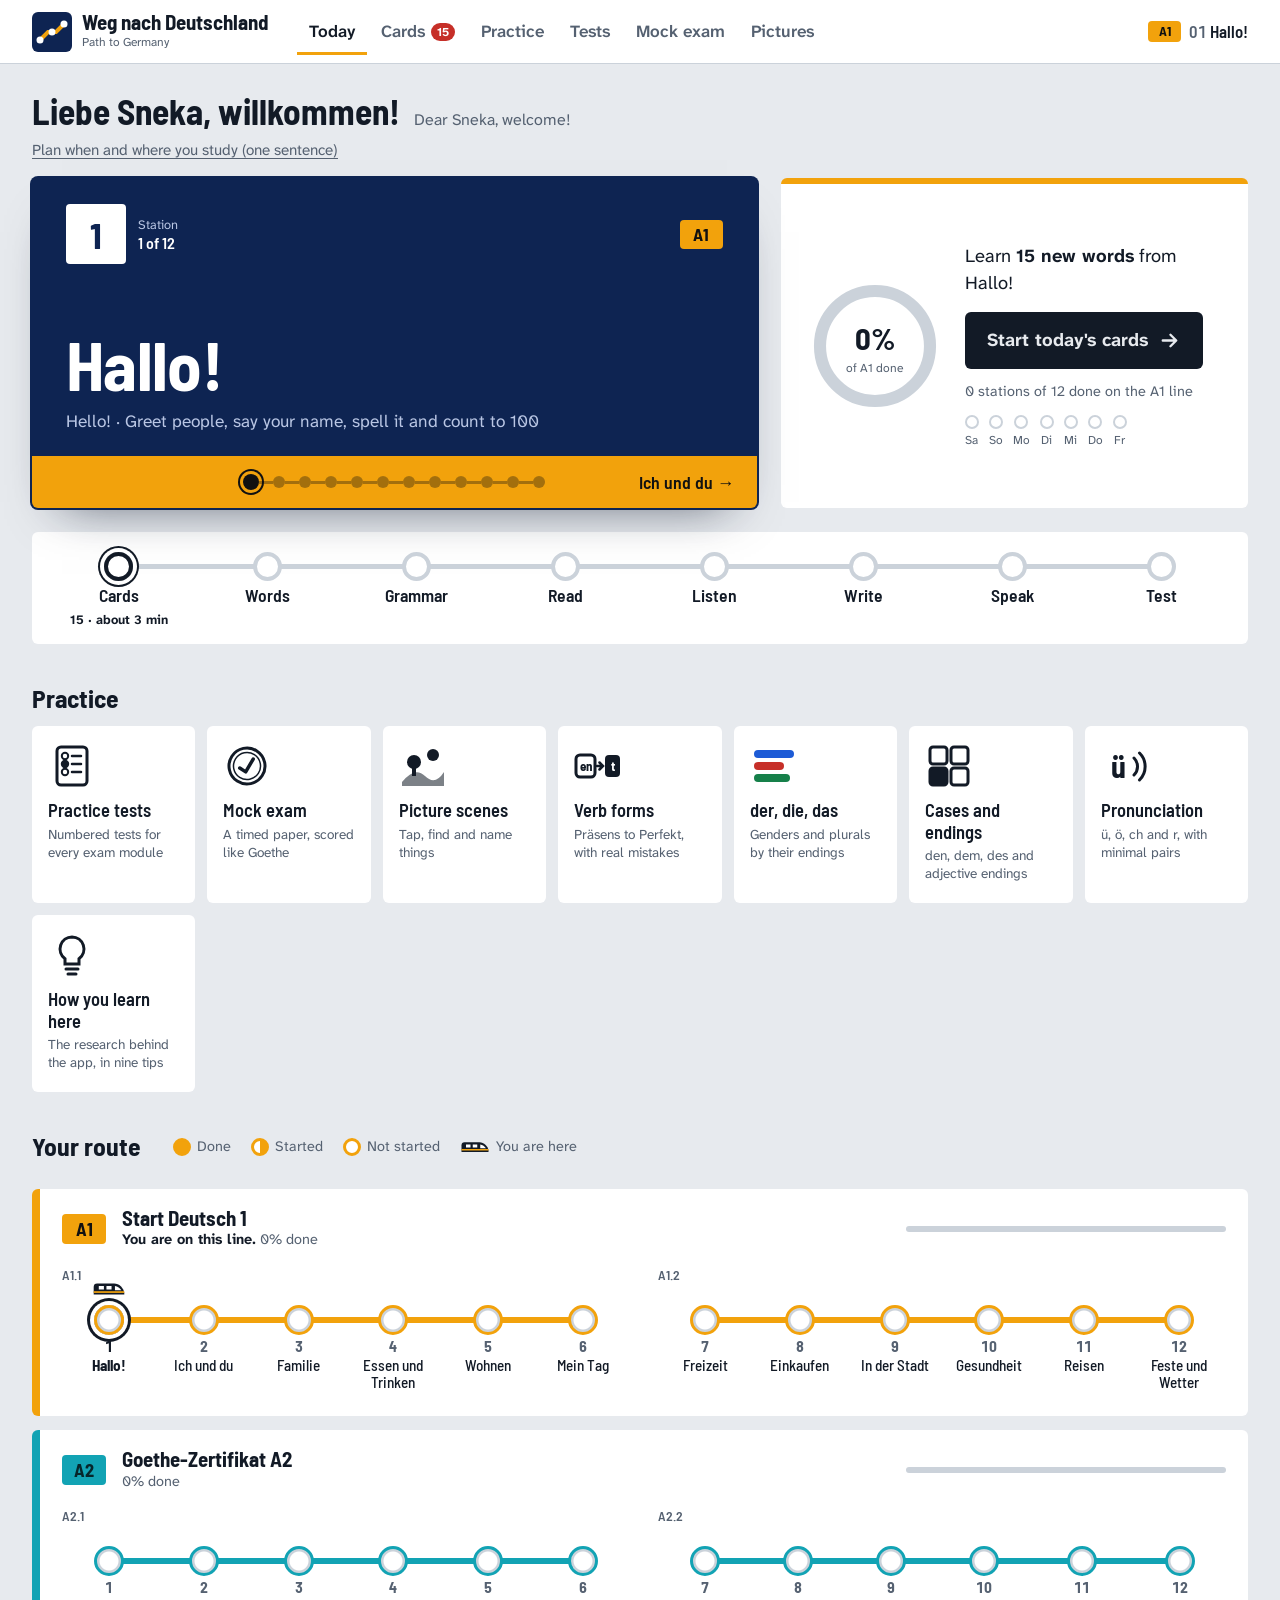
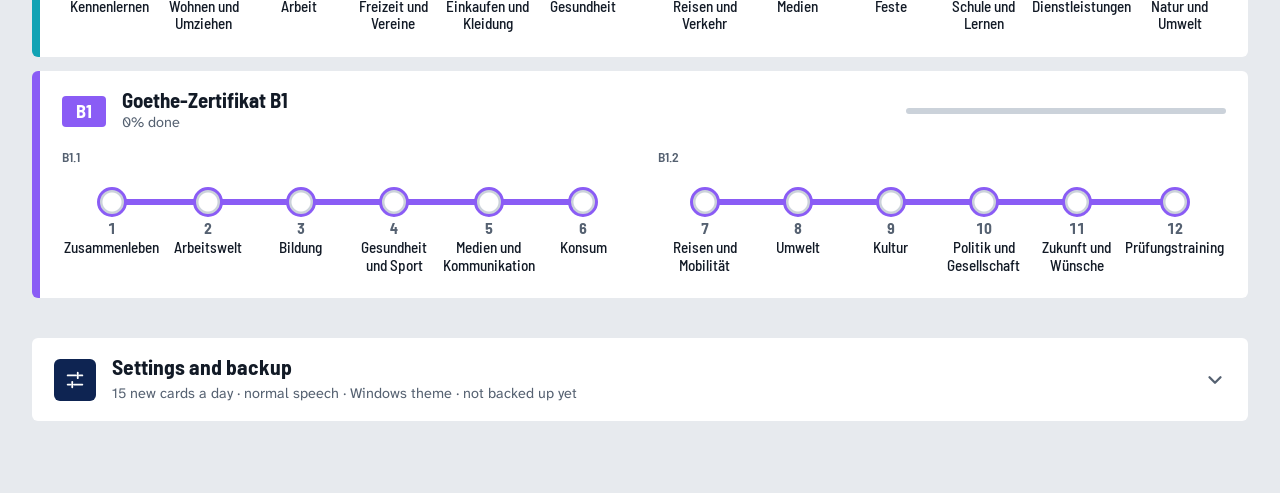
<file: app/index.html>
<!doctype html>
<html lang="en">
<head>
<meta charset="utf-8">
<meta name="viewport" content="width=device-width, initial-scale=1">
<meta name="theme-color" content="#E7EAEE" media="(prefers-color-scheme: light)">
<meta name="theme-color" content="#0F1216" media="(prefers-color-scheme: dark)">
<title>Path to Germany</title>
<link rel="icon" href="icons/icon.svg" type="image/svg+xml">
<link rel="manifest" href="manifest.webmanifest">
<link rel="preconnect" href="https://fonts.googleapis.com">
<link rel="preconnect" href="https://fonts.gstatic.com" crossorigin>
<link rel="stylesheet" href="https://fonts.googleapis.com/css2?family=Atkinson+Hyperlegible+Next:wght@400;600;700&family=Barlow+Semi+Condensed:wght@500;600;700&display=swap">
<link rel="stylesheet" href="style.css">
</head>
<body>
<div id="app"></div>
<noscript>Path to Germany needs JavaScript turned on.</noscript>
<script type="module" src="main.js"></script>
</body>
</html>
</file>
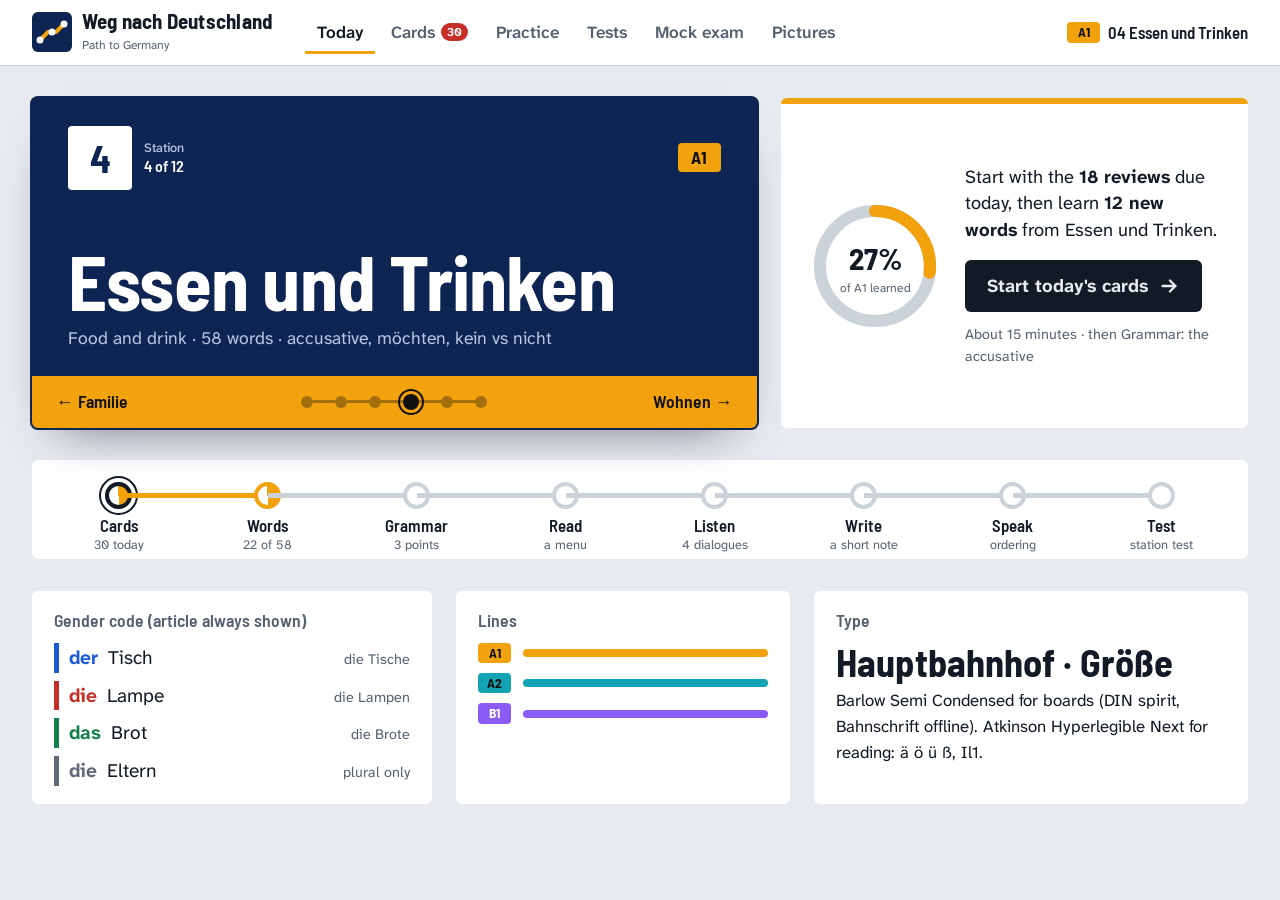
<file: docs/design/hero-mockup.html>
<!doctype html>
<html lang="en">
<head>
<meta charset="utf-8">
<meta name="viewport" content="width=device-width, initial-scale=1">
<title>Hero mock-up</title>
<link rel="preconnect" href="https://fonts.googleapis.com">
<link rel="preconnect" href="https://fonts.gstatic.com" crossorigin>
<link rel="stylesheet" href="https://fonts.googleapis.com/css2?family=Atkinson+Hyperlegible+Next:wght@400;600;700&family=Barlow+Semi+Condensed:wght@500;600;700&display=swap">
<style>
/* Proposed tokens. Station board = DB-style navy enamel sign; line colours = level; gender colours = article. */
:root {
  --platform: #E7EAEE; --panel: #FFFFFF; --ink: #121A26; --muted: #556171; --rule: #CBD2DA;
  --board: #0E2452; --board-ink: #FFFFFF; --board-soft: #B9C6E4; --board-rim: #0E2452;
  --der: #1D5BD6; --die: #C62F28; --das: #16804A; --pl: #636978;
  --a1: #F2A20C; --a1-deep: #8F5C00; --a2: #12A3B4; --a2-deep: #0B6B78; --b1: #8A5CF5; --b1-deep: #5F35C4;
  --display: "Barlow Semi Condensed", "Bahnschrift SemiCondensed", "Bahnschrift", "Arial Narrow", sans-serif;
  --body: "Atkinson Hyperlegible Next", "Segoe UI", system-ui, sans-serif;
  --arrive: cubic-bezier(.2, .8, .2, 1);
  --line: var(--a1); --line-deep: var(--a1-deep);
}
:root[data-theme="dark"] {
  --platform: #0F1216; --panel: #1A1F27; --ink: #EDF1F6; --muted: #9AA6B6; --rule: #2F3743;
  --board: #17336F; --board-soft: #B4C4EA; --board-rim: #4565AC;
  --der: #7EA8FF; --die: #FF7A70; --das: #55CF8A; --pl: #A9AEBC;
  --a1: #F5B33A; --a1-deep: #F5B33A; --a2: #3CC4D3; --a2-deep: #3CC4D3; --b1: #A98BFF; --b1-deep: #A98BFF;
}
* { box-sizing: border-box; }
body { margin: 0; background: var(--platform); color: var(--ink); font: 400 17px/1.55 var(--body); }

.topbar { position: sticky; top: 0; display: flex; align-items: center; gap: 32px; padding: 10px 32px; background: var(--panel);
  border-bottom: 1px solid var(--rule); }
.brand { display: flex; align-items: center; gap: 10px; text-decoration: none; color: inherit; }
.brand b { font: 700 1.3rem/1 var(--display); letter-spacing: .01em; }
.brand small { display: block; font-size: .75rem; color: var(--muted); }
.topbar nav ul { display: flex; gap: 4px; list-style: none; margin: 0; padding: 0; }
.topbar nav a { display: flex; align-items: center; gap: 6px; padding: 8px 12px; border-radius: 6px; text-decoration: none; color: var(--muted); font-weight: 600; }
.topbar nav a.on { color: var(--ink); box-shadow: inset 0 -3px 0 var(--line); border-radius: 0; }
.count { font: 700 .75rem/1 var(--body); background: var(--die); color: #fff; padding: 3px 6px; border-radius: 999px; }
.here { margin-left: auto; display: flex; align-items: center; gap: 8px; font: 600 1.05rem var(--display); text-decoration: none; color: inherit; }
.lb { display: inline-grid; place-items: center; min-width: 2.4em; padding: 2px 6px; border-radius: 4px; background: var(--line); color: #111;
  font: 700 .85rem/1.2 var(--display); }

main { max-width: 1480px; margin: 0 auto; padding: 32px; }
.hero { display: grid; grid-template-columns: minmax(0, 1.55fr) minmax(0, 1fr); gap: 24px; }

/* the station name board */
.board { position: relative; background: var(--board); color: var(--board-ink); border-radius: 6px; overflow: hidden;
  box-shadow: 0 0 0 2px var(--board-rim), 0 24px 48px -30px rgb(10 20 40 / .7); display: grid; grid-template-rows: 1fr auto; min-height: 330px; }
.board-body { padding: 28px 36px 24px; display: grid; align-content: space-between; gap: 24px; }
.board-top { display: flex; align-items: center; gap: 12px; }
.gleis { display: grid; place-items: center; width: 64px; height: 64px; background: #fff; color: var(--board); border-radius: 4px;
  font: 700 2.4rem/1 var(--display); }
.gleis-l { font: 500 .8rem/1.25 var(--body); color: var(--board-soft); }
.gleis-l b { display: block; color: #fff; font: 600 1rem var(--display); }
.board .lb { margin-left: auto; font-size: 1.1rem; padding: 4px 10px; }
.name { margin: 0; font: 700 clamp(3rem, 6vw, 5.4rem)/.95 var(--display); letter-spacing: -.01em; }
.sub { margin: 8px 0 0; color: var(--board-soft); font-size: 1.1rem; }
.band { display: grid; grid-template-columns: 1fr auto 1fr; align-items: center; background: var(--line); color: #111;
  font: 600 1.1rem var(--display); padding: 0 24px; height: 52px; }
.band a { color: inherit; text-decoration: none; }
.band .next { justify-self: end; }
.band .mid { display: flex; align-items: center; gap: 0; }
.band .mid i { width: 12px; height: 12px; border-radius: 50%; background: #111; opacity: .35; }
.band .mid i.on { opacity: 1; width: 16px; height: 16px; box-shadow: 0 0 0 3px var(--line), 0 0 0 5px #111; }
.band .mid s { width: 22px; height: 3px; background: #111; opacity: .35; }

/* next step */
.go-panel { background: var(--panel); border-radius: 6px; padding: 28px; display: grid; grid-template-columns: auto 1fr; gap: 24px; align-items: center;
  border-top: 6px solid var(--line); }
.ring { width: 132px; }
.ring circle { fill: none; stroke-width: 11; }
.ring .track { stroke: var(--rule); }
.ring .fill { stroke: var(--line); stroke-dasharray: .27 1; stroke-linecap: round; transform: rotate(-90deg); transform-origin: center; }
.ring text { fill: var(--ink); text-anchor: middle; }
.ring .n { font: 700 28px var(--display); }
.ring .l { font: 400 11px var(--body); fill: var(--muted); }
.next-text { margin: 0 0 16px; font-size: 1.15rem; line-height: 1.45; }
.btn { display: inline-flex; align-items: center; gap: 10px; background: var(--ink); color: var(--platform); text-decoration: none;
  font: 700 1.15rem var(--body); padding: 14px 22px; border-radius: 6px; }
.btn svg { width: 22px; }
.quiet { color: var(--muted); font-size: .9rem; margin: 12px 0 0; }

/* today's plan as a rail of stops */
.plan { grid-column: 1 / -1; display: grid; grid-template-columns: repeat(8, 1fr); list-style: none; margin: 8px 0 0; padding: 22px 12px 4px;
  background: var(--panel); border-radius: 6px; }
.plan li { position: relative; display: grid; justify-items: center; text-align: center; gap: 6px; }
.plan li::before { content: ""; position: absolute; top: 11px; left: -50%; width: 100%; height: 5px; background: var(--rule); }
.plan li.done::before, .plan li.part::before { background: var(--line); }
.plan li:first-child::before { display: none; }
.dot { position: relative; width: 27px; height: 27px; border-radius: 50%; background: var(--panel); border: 4px solid var(--rule); }
.done .dot { background: var(--line); border-color: var(--line); }
.part .dot { border-color: var(--line); background: conic-gradient(var(--line) 50%, var(--panel) 0); }
.now .dot { border-color: var(--ink); box-shadow: 0 0 0 4px var(--panel), 0 0 0 6px var(--ink); }
.plan b { font: 600 1.05rem var(--display); }
.plan small { color: var(--muted); font-size: .8rem; margin-top: -6px; }

/* token sheet (mock-up only) */
.tokens { margin-top: 32px; display: grid; grid-template-columns: 1.2fr 1fr 1.3fr; gap: 24px; }
.tokens section { background: var(--panel); border-radius: 6px; padding: 18px 22px; }
.tokens h2 { margin: 0 0 12px; font: 600 1.1rem var(--display); color: var(--muted); }
.nouns { display: grid; gap: 8px; margin: 0; padding: 0; list-style: none; font-size: 1.2rem; }
.art { font-weight: 700; }
.der { color: var(--der); } .die { color: var(--die); } .das { color: var(--das); } .pl { color: var(--pl); }
.nouns li { display: flex; gap: 10px; align-items: baseline; border-left: 5px solid currentColor; padding-left: 10px; }
.nouns li span:last-child { color: var(--muted); font-size: .9rem; margin-left: auto; }
.nouns .w { color: var(--ink); }
.lines { display: grid; gap: 10px; }
.lines div { display: flex; align-items: center; gap: 12px; }
.lines .bar { flex: 1; height: 8px; border-radius: 4px; }
.type p { margin: 0 0 6px; }
.t-disp { font: 700 2.4rem/1 var(--display); }
.t-body { font-size: 1.05rem; }
</style>
</head>
<body>
<script>if (location.search.includes('dark')) document.documentElement.dataset.theme = 'dark'</script>
<header class="topbar">
  <a class="brand" href="#">
    <svg width="40" height="40" viewBox="0 0 40 40" aria-hidden="true">
      <rect width="40" height="40" rx="6" fill="var(--board)" />
      <path d="M8 28 L16 20 H24 L32 12" fill="none" stroke="var(--a1)" stroke-width="4" stroke-linecap="round" />
      <circle cx="8" cy="28" r="3.5" fill="#fff" /><circle cx="20" cy="20" r="3.5" fill="#fff" /><circle cx="32" cy="12" r="3.5" fill="#fff" />
    </svg>
    <span><b lang="de">Weg nach Deutschland</b><small>Path to Germany</small></span>
  </a>
  <nav><ul>
    <li><a class="on" href="#">Today</a></li><li><a href="#">Cards <span class="count">30</span></a></li><li><a href="#">Practice</a></li>
    <li><a href="#">Tests</a></li><li><a href="#">Mock exam</a></li><li><a href="#">Pictures</a></li>
  </ul></nav>
  <a class="here" href="#"><span class="lb">A1</span> <span lang="de">04 Essen und Trinken</span></a>
</header>

<main>
  <section class="hero">
    <div class="board">
      <div class="board-body">
        <div class="board-top">
          <span class="gleis">4</span><span class="gleis-l">Station<b>4 of 12</b></span>
          <span class="lb">A1</span>
        </div>
        <div>
          <h1 class="name" lang="de">Essen und Trinken</h1>
          <p class="sub">Food and drink · 58 words · accusative, möchten, kein vs nicht</p>
        </div>
      </div>
      <nav class="band">
        <a href="#">← <span lang="de">Familie</span></a>
        <span class="mid"><i></i><s></s><i></i><s></s><i></i><s></s><i class="on"></i><s></s><i></i><s></s><i></i></span>
        <a class="next" href="#"><span lang="de">Wohnen</span> →</a>
      </nav>
    </div>

    <div class="go-panel">
      <svg class="ring" viewBox="0 0 120 120" role="img" aria-label="27% of A1 learned">
        <circle class="track" cx="60" cy="60" r="50" /><circle class="fill" cx="60" cy="60" r="50" pathLength="1" />
        <text class="n" x="60" y="64">27%</text><text class="l" x="60" y="84">of A1 learned</text>
      </svg>
      <div>
        <p class="next-text">Start with the <b>18 reviews</b> due today, then learn <b>12 new words</b> from <span lang="de">Essen und Trinken</span>.</p>
        <a class="btn" href="#">Start today's cards
          <svg viewBox="0 0 24 24" aria-hidden="true"><path d="M5 12h13M13 6l6 6-6 6" fill="none" stroke="currentColor" stroke-width="2.5" stroke-linecap="round" /></svg></a>
        <p class="quiet">About 15 minutes · then Grammar: the accusative</p>
      </div>
    </div>

    <ol class="plan" aria-label="Today's plan">
      <li class="part now"><span class="dot"></span><b>Cards</b><small>30 today</small></li>
      <li class="part"><span class="dot"></span><b>Words</b><small>22 of 58</small></li>
      <li><span class="dot"></span><b>Grammar</b><small>3 points</small></li>
      <li><span class="dot"></span><b>Read</b><small>a menu</small></li>
      <li><span class="dot"></span><b>Listen</b><small>4 dialogues</small></li>
      <li><span class="dot"></span><b>Write</b><small>a short note</small></li>
      <li><span class="dot"></span><b>Speak</b><small>ordering</small></li>
      <li><span class="dot"></span><b>Test</b><small>station test</small></li>
    </ol>
  </section>

  <div class="tokens">
    <section>
      <h2>Gender code (article always shown)</h2>
      <ul class="nouns" lang="de">
        <li class="der"><span class="art">der</span><span class="w">Tisch</span><span>die Tische</span></li>
        <li class="die"><span class="art">die</span><span class="w">Lampe</span><span>die Lampen</span></li>
        <li class="das"><span class="art">das</span><span class="w">Brot</span><span>die Brote</span></li>
        <li class="pl"><span class="art">die</span><span class="w">Eltern</span><span>plural only</span></li>
      </ul>
    </section>
    <section>
      <h2>Lines</h2>
      <div class="lines">
        <div><span class="lb" style="background:var(--a1)">A1</span><span class="bar" style="background:var(--a1)"></span></div>
        <div><span class="lb" style="background:var(--a2)">A2</span><span class="bar" style="background:var(--a2)"></span></div>
        <div><span class="lb" style="background:var(--b1);color:#fff">B1</span><span class="bar" style="background:var(--b1)"></span></div>
      </div>
    </section>
    <section class="type">
      <h2>Type</h2>
      <p class="t-disp" lang="de">Hauptbahnhof · Größe</p>
      <p class="t-body">Barlow Semi Condensed for boards (DIN spirit, Bahnschrift offline). Atkinson Hyperlegible Next for reading: ä ö ü ß, Il1.</p>
    </section>
  </div>
</main>
</body>
</html>
</file>
<file: app/style.css>
/* Generated from app/styles/*.css by scripts/build_data.py — edit those files */
/* ==== styles/00-base.css ==== */
/* Path to Germany. German transit signage: concrete-grey platform, navy enamel station boards,
   line colour = level (A1 amber, A2 teal, B1 violet), gender colour = article (der blue, die red, das green). */

@property --p { syntax: '<number>'; inherits: true; initial-value: 0; }

:root {
  --platform: #E7EAEE;
  --panel: #FFFFFF;
  --ink: #121A26;
  --muted: #556171;
  --rule: #CBD2DA;
  --guide: #EEF1F4;
  --board: #0E2452; --board-ink: #FFFFFF; --board-soft: #B9C6E4; --board-rim: #0E2452;
  --der: #1D5BD6; --die: #C62F28; --das: #16804A; --pl: #636978;
  --a1: #F2A20C; --a1-deep: #8F5C00;
  --a2: #12A3B4; --a2-deep: #0B6B78;
  --b1: #8A5CF5; --b1-deep: #5F35C4;
  --on-line: #111;                    /* text on a line-coloured band */
  --on-deep: #fff;                    /* text on --line-deep (hovered buttons) */
  --hard: #9A6A00;                    /* the Hard grade, a typo */
  --display: "Barlow Semi Condensed", "Bahnschrift SemiCondensed", "Bahnschrift", "Arial Narrow", sans-serif;
  --body: "Atkinson Hyperlegible Next", "Segoe UI", system-ui, sans-serif;
  --arrive: cubic-bezier(.2, .8, .2, 1);
  --top: 64px;                        /* top bar height: sticky bars below it offset by this */
  --line: var(--a1); --line-deep: var(--a1-deep);
  color-scheme: light dark;
}
@media (prefers-color-scheme: dark) {
  :root {
    --platform: #0F1216;
    --panel: #1A1F27;
    --ink: #EDF1F6;
    --muted: #9AA6B6;
    --rule: #2F3743;
    --guide: #232A34;
    --board: #17336F; --board-soft: #B4C4EA; --board-rim: #4565AC;
    --der: #7EA8FF; --die: #FF7A70; --das: #55CF8A; --pl: #A9AEBC;
    --a1: #F5B33A; --a1-deep: #F5B33A;
    --a2: #3CC4D3; --a2-deep: #3CC4D3;
    --b1: #A98BFF; --b1-deep: #A98BFF;
    --on-deep: #111; --hard: #E8B04A;
  }
}
.lA1 { --line: var(--a1); --line-deep: var(--a1-deep); --on-line: #111; }
.lA2 { --line: var(--a2); --line-deep: var(--a2-deep); --on-line: #06262B; }
.lB1 { --line: var(--b1); --line-deep: var(--b1-deep); --on-line: #fff; }
@media (prefers-color-scheme: dark) {   /* the line colours are bright at night: dark text on them */
  .lA2 { --on-deep: #06262B; }
  .lB1 { --on-line: #14092F; --on-deep: #14092F; }
}

*, *::before, *::after { box-sizing: border-box; }
html { -webkit-text-size-adjust: 100%; }
body {
  margin: 0; min-height: 100vh;
  background: var(--platform); color: var(--ink);
  font: 400 1.0625rem/1.55 var(--body);
}
[lang="de"] { hyphens: auto; }
a { color: inherit; text-underline-offset: .2em; }
button, .button, input, textarea, select { font: inherit; color: inherit; }
button, .button {
  cursor: pointer; display: inline-flex; align-items: center; gap: .5rem;
  border: 2px solid var(--rule); background: var(--panel); border-radius: 6px;
  padding: .5rem 1rem; font-weight: 600; text-decoration: none;
}
button:hover, .button:hover { border-color: var(--line); }
:focus-visible { outline: 3px solid var(--line-deep); outline-offset: 3px; }
h1, h2, h3 { font-family: var(--display); font-weight: 700; line-height: 1.1; }
code { font-size: .9em; }
.quiet { color: var(--muted); }

main { max-width: 1480px; margin: 0 auto; padding: 32px 32px 72px; }
.empty { display: grid; place-items: center; min-height: 60vh; text-align: center; color: var(--muted); }

/* line badge: A1 / A2 / B1 in the line's colour */
.lb {
  display: inline-grid; place-items: center; min-width: 2.4em; padding: 2px 7px; border-radius: 4px;
  background: var(--line); color: var(--on-line); font: 700 .85rem/1.2 var(--display); white-space: nowrap;
}
.lb.big { font-size: 1.15rem; padding: 4px 10px; }

.btn {
  display: inline-flex; align-items: center; gap: 10px; border: 0; border-radius: 6px;
  background: var(--ink); color: var(--platform); text-decoration: none; font-weight: 700; padding: .6rem 1.1rem;
}
.btn:hover { background: var(--line-deep); color: var(--on-deep); }
.btn:disabled { background: var(--rule); color: var(--muted); }
.btn.big { font-size: 1.15rem; padding: 14px 22px; }
.arrow { width: 1.25em; height: 1.25em; flex: none; transition: transform .2s var(--arrive); }
.btn:not(:disabled):hover .arrow { transform: translateX(3px); }

.pbar { display: block; height: 6px; border-radius: 3px; background: var(--rule); overflow: hidden; }
.pbar i { display: block; height: 100%; width: calc(var(--p) * 100%); background: var(--line); transition: width .8s var(--arrive); }

/* ---- station board ---- */

.board {
  position: relative; display: grid; grid-template-rows: 1fr auto; overflow: hidden;
  background: var(--board); color: var(--board-ink); border-radius: 6px;
  box-shadow: 0 0 0 2px var(--board-rim), 0 24px 48px -30px rgb(10 20 40 / .7);
}
.board-body { display: grid; align-content: space-between; gap: 22px; padding: 26px 34px 22px; }
.board-top { display: flex; align-items: center; gap: 12px; }
.gleis {
  display: grid; place-items: center; width: 60px; height: 60px; border-radius: 4px;
  background: #fff; color: #0E2452; font: 700 2.3rem/1 var(--display);
}
.gleis-l { font-size: .8rem; line-height: 1.25; color: var(--board-soft); }
.gleis-l b { display: block; color: #fff; font: 600 1rem var(--display); }
.board-top .lb { margin-left: auto; font-size: 1.1rem; padding: 4px 10px; }
.board-name { margin: 0; font-size: clamp(2.4rem, 5.4vw, 5.2rem); line-height: .98; letter-spacing: -.01em; overflow-wrap: break-word; }
.board-name a { text-decoration: none; }
.board a:focus-visible { outline-color: currentColor; }   /* white on the board, dark on the band */
.board-name a:hover { text-decoration: underline; text-decoration-thickness: 3px; text-underline-offset: .12em; }
.board-sub { margin: 10px 0 0; color: var(--board-soft); font-size: 1.08rem; }
.band {
  display: grid; grid-template-columns: 1fr auto 1fr; align-items: center; gap: 16px;
  min-height: 52px; padding: 0 22px; background: var(--line); color: var(--on-line);
  font: 600 1.1rem var(--display);
}
.band > a { text-decoration: none; white-space: nowrap; overflow: hidden; text-overflow: ellipsis; }
.band > a:hover { text-decoration: underline; }
.band-next { justify-self: end; }
.band-dots { display: flex; align-items: center; list-style: none; margin: 0; padding: 0; }
.band-dots li { display: flex; align-items: center; }
.band-dots li + li::before { content: ""; width: 14px; height: 3px; background: currentColor; opacity: .35; }
.band-dots a { display: block; width: 12px; height: 12px; border-radius: 50%; background: currentColor; opacity: .35; }
.band-dots .past a { opacity: .7; }
.band-dots .on a { opacity: 1; width: 16px; height: 16px; box-shadow: 0 0 0 3px var(--line), 0 0 0 5px currentColor; }
.band-dots a:hover { opacity: 1; }

@keyframes rise { from { transform: translateY(8px); opacity: 0; } }

/* ---- words: gender colours ---- */

.g-der { --g: var(--der); } .g-die { --g: var(--die); } .g-das { --g: var(--das); } .g-pl { --g: var(--pl); }
.word { font-weight: 600; }
.word .art { color: var(--g); font-weight: 700; }
mark { background: none; color: inherit; font-weight: 700; box-shadow: inset 0 -.35em color-mix(in srgb, var(--g, var(--line)) 30%, transparent); }
.say { border: 0; background: none; padding: .35rem; border-radius: 50%; color: var(--line-deep); flex: none; }
.say:hover { background: var(--guide); }
.ex { margin: 8px 0 0; display: grid; grid-template-columns: 1fr auto; align-items: center; gap: 0 6px; }
.ex small { grid-column: 1 / -1; color: var(--muted); font-size: .92rem; }
.ipa { color: var(--muted); font-size: .95rem; margin: 0; }
kbd { font: 600 .75rem var(--body); color: var(--muted); border: 1px solid var(--rule); border-radius: 4px; padding: 0 .35em; }

/* ---- quiz ---- */

.quiz-box { margin: 0 0 24px; padding: 20px 22px; background: var(--panel); border-radius: 6px; border-top: 5px solid var(--line); max-width: 860px; }
.quiz-count { margin: 0; color: var(--muted); font-size: .9rem; }
.quiz-q { margin: 6px 0 14px; font-size: 1.3rem; line-height: 1.4; }
.quiz-q .word, .quiz-q [lang="de"] { font-size: 1.15em; }
.gap { display: inline-block; width: 5.5em; border-bottom: 3px solid var(--line); margin: 0 .2em; vertical-align: -.1em; }
.opts { list-style: none; margin: 0; padding: 0; display: grid; grid-template-columns: 1fr 1fr; gap: 8px; }
.opts button, .drill-opts button { width: 100%; justify-content: flex-start; text-align: left; font-weight: 600; padding: .7rem .9rem; }
.opts button.right, .drill-opts button.right { border-color: var(--das); background: color-mix(in srgb, var(--das) 14%, var(--panel)); }
.opts button.wrong, .drill-opts button.wrong { border-color: var(--die); background: color-mix(in srgb, var(--die) 12%, var(--panel)); }
.opts button.dim, .drill-opts button.dim { opacity: .55; }
button:disabled { cursor: default; }
.why { margin-top: 14px; display: flex; flex-wrap: wrap; align-items: center; justify-content: space-between; gap: 10px 20px; animation: rise .25s var(--arrive) both; }
.why p { margin: 0; flex: 1 1 320px; }
.quiz-end { display: grid; justify-items: start; gap: 10px; }
.quiz-end p { margin: 0; }
.stamp {
  display: inline-block; padding: .3rem 1rem; border: 4px double currentColor; border-radius: 8px; transform: rotate(-6deg);
  font: 700 1.8rem/1 var(--display); text-transform: none; animation: stamp .5s cubic-bezier(.3, 1.6, .5, 1) both;
}
.stamp.pass { color: var(--das); } .stamp.fail { color: var(--die); }
@keyframes stamp { from { transform: rotate(-6deg) scale(2.2); opacity: 0; } }

.after { display: flex; flex-wrap: wrap; gap: 14px; align-items: center; margin-top: 22px; }

.voice-note {
  position: fixed; z-index: 50; left: 50%; bottom: 20px; transform: translateX(-50%); width: min(680px, calc(100% - 32px));
  margin: 0; padding: 14px 18px; background: var(--ink); color: var(--platform); border-radius: 6px; box-shadow: 0 12px 30px -10px rgb(0 0 0 / .5);
  cursor: pointer; animation: rise .3s var(--arrive) both;
}
.voice-note a { color: inherit; font-weight: 700; }
.masthead h1 { margin: 0; font-size: clamp(2rem, 4vw, 3rem); }
.masthead p { margin: .4rem 0 24px; color: var(--muted); max-width: 70ch; }

/* ==== styles/05-backdrop.css ==== */
/* Settings switching the theme or motion (applyLook) changes every colour at once, without transitions. */
.look-switch *, .look-switch *::before, .look-switch *::after { transition: none !important; }

/* ---- background: German nouns drift up behind the page, article in its gender colour, English surfacing halfway ---- */

:root { --drift: 8%; --drift-en: 36%; }   /* strength of the drifting words and of their English */
@media (prefers-color-scheme: dark) { :root { --drift: 11%; --drift-en: 40%; } }
.backdrop { position: fixed; inset: 0; z-index: -1; overflow: hidden; pointer-events: none; }
.backdrop span {
  position: absolute; bottom: -6rem; left: var(--x);
  display: grid; justify-items: start; gap: .15rem; opacity: 0;
  font-size: var(--size); white-space: nowrap;
  animation: drift var(--dur) linear var(--delay) infinite;
}
.backdrop b { font: 600 1em/1 var(--display); color: color-mix(in srgb, var(--ink) var(--drift), transparent); }
.backdrop i { font-style: normal; font-weight: 700; color: color-mix(in srgb, var(--g) calc(var(--drift) * 1.8), transparent); }
.backdrop small {
  font: 600 clamp(.75rem, .4em, 1rem)/1.2 var(--body); color: color-mix(in srgb, var(--muted) var(--drift-en), transparent);
  opacity: 0; animation: drift-en var(--dur) linear var(--delay) infinite;
}
@keyframes drift {
  0% { transform: translateY(0); opacity: 0; }
  10%, 84% { opacity: 1; }
  100% { transform: translateY(calc(-100vh - 10rem)); opacity: 0; }
}
@keyframes drift-en { 0%, 40% { opacity: 0; } 50%, 78% { opacity: 1; } 88%, 100% { opacity: 0; } }

/* Reduced motion: the words hold still where they are instead of vanishing (99-motion.css would end them at once). */
@media (prefers-reduced-motion: reduce) {
  .backdrop span, .backdrop small { animation-duration: var(--dur) !important; animation-iteration-count: infinite !important; animation-play-state: paused !important; }
}

/* ==== styles/10-words.css ==== */
/* ---- words: the station's word list ---- */

.words-head { display: flex; flex-wrap: wrap; align-items: center; justify-content: space-between; gap: 12px 24px; margin-bottom: 16px; }
.words-head p { margin: 0; color: var(--muted); }
.words-head b { color: var(--ink); }
.wlist { list-style: none; margin: 0; padding: 0; columns: 2; column-gap: 32px; }
.wlist > li {
  display: grid; grid-template-columns: auto 1fr; align-items: center; gap: 0 4px;
  border-bottom: 1px solid var(--rule); border-left: 4px solid transparent; padding: 4px 0 4px 6px; break-inside: avoid;
}
.wlist > li.learning { border-left-color: var(--rule); }
.wlist > li.known { border-left-color: var(--line); }
.wrow {
  display: grid; grid-template-columns: minmax(10rem, 1fr) 1.2fr; gap: 2px 14px; align-items: baseline; text-align: left;
  border: 0; background: none; padding: 6px 4px; font-weight: 400; border-radius: 4px;
}
.wrow:hover { background: var(--guide); }
.wde { display: flex; flex-direction: column; }
.wde .word { font-size: 1.15rem; }
.wde small { color: var(--muted); font-size: .85rem; }
.wen { color: var(--ink); }
.wmore { grid-column: 2; padding: 0 4px 10px; }

.words-tools { display: flex; align-items: center; gap: 16px; flex-wrap: wrap; }
.toggle { gap: 10px; }
.toggle-knob { position: relative; width: 34px; height: 20px; border-radius: 999px; background: var(--rule); transition: background .2s; flex: none; }
.toggle-knob::after { content: ""; position: absolute; top: 3px; left: 3px; width: 14px; height: 14px; border-radius: 50%; background: var(--panel); transition: transform .2s var(--arrive); }
.toggle.on .toggle-knob { background: var(--line-deep); }
.toggle.on .toggle-knob::after { transform: translateX(14px); }
.wlist.cover > li:not(.open) .wen { filter: blur(5px); transition: filter .2s; }
.wlist.cover > li:not(.open):hover .wen { filter: blur(3px); }

/* ==== styles/15-study.css ==== */
/* ---- study session: the card is a sign ---- */

.study { max-width: 760px; }
.study, .trainer { overflow-x: clip; }   /* cards slide in from the side */
.trip { display: grid; grid-template-columns: auto 1fr auto; align-items: center; gap: 16px; margin-bottom: 18px; }
.back { color: var(--muted); font-weight: 600; text-decoration: none; }
.back:hover { color: var(--ink); }
.trip .count { background: none; color: var(--muted); font: 600 .95rem var(--body); padding: 0; }
.track { position: relative; height: 24px; }
.rail { position: absolute; left: 0; right: 0; top: 15px; height: 4px; border-radius: 2px; background: var(--rule); }
.ride { position: absolute; top: 0; left: 0; width: calc(100% - 34px); transform: translateX(calc(var(--p) * 100%)); transition: transform .6s var(--arrive); }
.ride .train { width: 34px; }
.card {
  position: relative; overflow: hidden; cursor: pointer; text-align: center;
  background: var(--panel); border-radius: 6px; box-shadow: 0 1px 0 var(--rule), 0 22px 44px -30px rgb(15 23 36 / .5);
  animation: arrive .45s var(--arrive) both;
}
.card-top { display: flex; align-items: center; gap: 10px; padding: 16px 18px 0; text-align: left; }
.card-kind { color: var(--muted); font-size: .9rem; }
.new-tag { margin-left: auto; font: 700 .8rem var(--display); color: var(--line-deep); border: 2px solid var(--line); border-radius: 4px; padding: 0 6px; }
.card-term { margin: 34px 18px 0; font: 700 clamp(2.4rem, 8vw, 4.2rem)/1.1 var(--display); overflow-wrap: anywhere; }
.card-term .word { font-weight: 700; }
.card-term.en { font: 600 clamp(1.7rem, 5vw, 2.6rem)/1.2 var(--body); }
.card-forms { margin: 8px 0 0; color: var(--muted); font-size: 1.05rem; min-height: 1.5em; }
.card-back { min-height: 9.5rem; padding: 6px 28px 20px; }
.card-en { margin: 10px 0 0; font-size: 1.35rem; font-weight: 600; }
.card-de { margin: 12px 0 0; font: 700 clamp(1.8rem, 5vw, 2.6rem)/1.2 var(--display); display: flex; justify-content: center; align-items: center; gap: 8px; }
.card-meta { margin: 2px 0 0; color: var(--muted); font-size: .9rem; }
.card .ex { max-width: 34rem; margin: 14px auto 0; text-align: left; padding: 10px 14px; background: var(--guide); border-radius: 6px; }
.card-back > * { animation: rise .35s var(--arrive) both; }
.card-band { display: flex; justify-content: space-between; padding: 0 18px; }
.card-band > span { overflow: hidden; text-overflow: ellipsis; white-space: nowrap; }
.card.leave { animation: depart .24s cubic-bezier(.6, 0, .8, .4) forwards; }
.card.g1 { box-shadow: inset 0 0 0 4px var(--die); }
.card.g4 { box-shadow: inset 0 0 0 4px var(--das); }
@keyframes arrive { from { transform: translateX(28%); opacity: 0; } }
@keyframes depart { to { transform: translateX(-40%); opacity: 0; } }
.reveal, .grades button { width: 100%; justify-content: center; }
.reveal { margin-top: 18px; padding: 1rem; font-size: 1.05rem; }
.grades { display: grid; grid-template-columns: repeat(4, 1fr); gap: 8px; margin-top: 18px; animation: rise .3s var(--arrive) both; }
.grades button { flex-direction: column; gap: 0; padding: .7rem .25rem; }
.grades small { font-weight: 400; color: var(--muted); font-variant-numeric: tabular-nums; }
.grades kbd { margin-top: .35rem; }
.grades .g1 { border-color: var(--die); } .grades .g2 { border-color: var(--hard); }
.grades .g3 { border-color: var(--line); } .grades .g4 { border-color: var(--das); }
.arrived .card { cursor: default; padding-bottom: 0; }
.arrived .card-en { padding: 0 24px 26px; }

/* typed answers and memory hooks */
.type-it { display: flex; gap: 8px; justify-content: center; margin: 18px auto 0; max-width: 34rem; }
.type-it input { flex: 1; min-width: 0; font: 600 1.3rem var(--display); padding: .5rem .8rem; border: 2px solid var(--rule); border-radius: 6px; background: var(--panel); }
.type-it input:focus { border-color: var(--line-deep); outline: none; }
.typed { margin: 8px 0 0; display: grid; justify-items: center; gap: 2px; }
.typed-v { font-weight: 700; }
.typed.right .typed-v, .typed.close .typed-v { color: var(--das); }
.typed.typo .typed-v { color: var(--hard); }
.typed.wrong .typed-v { color: var(--die); }
.typed-diff { font: 600 1.2rem var(--display); letter-spacing: .02em; }
.typed-diff u { text-decoration: underline 3px var(--das); color: var(--das); }
.typed-diff s { color: var(--die); }
.typed small { color: var(--muted); }
.new-tag.tricky { color: var(--die); border-color: var(--die); }
.hook { margin: 4px 28px 0; padding-bottom: 18px; display: grid; gap: 4px; text-align: left; }
.hook label { font-weight: 700; }
.hook textarea { font: inherit; padding: .5rem .7rem; border: 2px solid var(--rule); border-radius: 6px; background: var(--panel); resize: vertical; }

/* ==== styles/20-grammar.css ==== */
/* ---- grammar ---- */

.g-index { display: flex; flex-wrap: wrap; gap: 8px; }
.g-index button { font-weight: 600; text-align: left; }
.g-tick { color: var(--das); }
.g-howto { margin: 10px 0 0; }
.g-num {
  display: inline-grid; place-items: center; width: 1.7em; height: 1.7em; flex: none; border-radius: 4px;
  background: var(--line); color: var(--on-line); font: 700 .9rem var(--display);
}
.gpoint { margin-top: 28px; padding: 22px 26px 26px; background: var(--panel); border-radius: 6px; scroll-margin-top: calc(var(--top) + 64px); }
.g-head { display: flex; align-items: center; gap: 12px; }
.g-head h2 { margin: 0; font-size: 1.6rem; }
.g-seen { margin-left: auto; font: 600 .85rem var(--body); color: var(--das); border: 2px solid currentColor; border-radius: 999px; padding: 1px 10px; white-space: nowrap; }
.g-pattern {
  margin: 14px 0 0; padding: 10px 16px; border-radius: 4px; background: var(--board); color: #fff;
  font: 600 1.25rem/1.35 var(--display); border-left: 8px solid var(--line);
}
.g-body { display: grid; grid-template-columns: minmax(0, 1fr) minmax(0, 1.15fr); gap: 20px 36px; margin-top: 18px; align-items: start; }
.g-explain { margin: 0; font-size: 1.08rem; }
.g-compare { margin: 14px 0 0; padding: 10px 14px; background: var(--guide); border-radius: 6px; }
.g-en { display: inline-block; margin-right: 8px; font: 700 .8rem var(--display); color: var(--muted); border: 1.5px solid var(--rule); border-radius: 4px; padding: 0 6px; }
.g-table { margin-top: 14px; border-collapse: collapse; font-size: 1rem; display: block; max-width: 100%; overflow-x: auto; }   /* a wide table scrolls on its own */
.g-table th, .g-table td { padding: 5px 12px; border-bottom: 1px solid var(--rule); text-align: left; }
.g-table thead th { font: 600 .85rem var(--display); color: var(--muted); border-bottom: 2px solid var(--rule); }
.g-table tbody th { color: var(--muted); font-weight: 600; }
.g-table td { font-weight: 600; }
.g-examples { display: grid; gap: 10px; }
.g-ex { display: grid; grid-template-columns: 1fr auto; align-items: start; gap: 4px; padding: 6px 4px 6px 12px; border-left: 3px solid var(--rule); }
.aligned { position: relative; }
.al-lines { position: absolute; inset: 0; width: 100%; height: 100%; pointer-events: none; overflow: visible; }
.al-lines path { fill: none; stroke: color-mix(in srgb, var(--muted) 55%, transparent); stroke-width: 1.6; transition: stroke .2s, stroke-width .2s; }
.al-lines path.lit { stroke: var(--line-deep); stroke-width: 2.6; }
.al-de, .al-en { display: flex; flex-wrap: wrap; gap: 6px 10px; margin: 0; }
.al-de { margin-bottom: 40px; font-size: 1.2rem; font-weight: 600; }
.al-en { color: var(--muted); }
.aligned.wrapped .al-de { margin-bottom: 8px; }
.al-de span, .al-en span { cursor: default; border-radius: 4px; padding: 0 3px; transition: background .2s; }
.al-de span.v { color: var(--line-deep); text-decoration: underline 3px color-mix(in srgb, var(--line) 70%, transparent); text-underline-offset: .22em; }
.al-de span.lit, .al-en span.lit { background: color-mix(in srgb, var(--line) 22%, transparent); color: var(--ink); }
.al-en span.none { font-style: italic; opacity: .75; }
.g-practice { margin-top: 22px; border-top: 2px solid var(--rule); padding-top: 4px; }
.g-practice h3 { margin: 16px 0 10px; font-size: 1.2rem; }

.builder { display: grid; gap: 12px; }
.b-target { margin: 0; font-size: 1.15rem; font-weight: 600; }
.b-answer { min-height: 54px; display: flex; flex-wrap: wrap; gap: 8px; align-items: center; padding: 8px; border: 2px dashed var(--rule); border-radius: 6px; }
.builder.right .b-answer { border: 2px solid var(--das); background: color-mix(in srgb, var(--das) 8%, transparent); }
.builder.wrong .b-answer { border-color: var(--die); border-style: solid; }
.b-empty { color: var(--muted); font-size: .95rem; padding: 0 6px; }
.b-pool { display: flex; flex-wrap: wrap; gap: 8px; }
.b-pool:empty { display: none; }
.chunk { font-size: 1.12rem; padding: .45rem .8rem; border-color: var(--rule); background: var(--panel); }
.chunk:hover { border-color: var(--line); }
.chunk.v { border-color: var(--line); background: color-mix(in srgb, var(--line) 16%, var(--panel)); }
.chunk.off { border-color: var(--die); color: var(--die); }
.builder.right .chunk.v, .builder.shown .chunk.v { animation: verb-pulse 1s var(--arrive) .35s 2; }
@keyframes verb-pulse { 50% { box-shadow: 0 0 0 5px color-mix(in srgb, var(--line) 45%, transparent); } }
.b-msg { margin: 0; display: flex; flex-wrap: wrap; align-items: center; gap: 8px 12px; }
.b-msg.right b { color: var(--das); font-size: 1.15rem; }
.b-msg.wrong { color: var(--ink); }
.b-msg button { padding: .3rem .8rem; }
.card-gtitle { margin: 26px 18px 0; color: var(--muted); font-weight: 600; }
.card-g { text-align: left; padding-top: 14px; cursor: default; }
.card-g .g-pattern { margin-top: 14px; }


/* guess first (grammar points; reading uses it to predict) */
.guess { margin: 14px 0 0; padding: 14px 18px; border: 2px dashed var(--line); border-radius: 6px; }
.guess h3 { margin: 0; font-size: 1.15rem; }
.guess .quiet { margin: 2px 0 8px; font-size: .92rem; }
.guess .quiz-q { margin: 0 0 10px; font-size: 1.2rem; }
.guess-opts { display: flex; flex-wrap: wrap; gap: 8px; }
.guess-opts button.right { border-color: var(--das); background: color-mix(in srgb, var(--das) 14%, var(--panel)); }
.guess-opts button.wrong { border-color: var(--die); background: color-mix(in srgb, var(--die) 12%, var(--panel)); }
.guess-opts button.dim { opacity: .55; }
.guess-after { margin: 10px 0 0; }

/* ==== styles/30-trainers.css ==== */
/* ---- der/die/das trainer ---- */

.trainer { max-width: 820px; }
.modes { display: flex; flex-wrap: wrap; gap: 6px; align-items: center; margin-bottom: 16px; }
.modes button { border-radius: 999px; padding: .35rem 1rem; }
.modes button.on { background: var(--ink); border-color: var(--ink); color: var(--platform); }
.score { margin-left: auto; color: var(--muted); }
.score b { color: var(--line-deep); }
.drill { padding: 30px 26px 24px; background: var(--panel); border-radius: 6px; border-top: 8px solid var(--rule); text-align: center; animation: arrive .35s var(--arrive) both; transition: border-color .3s; }
.drill[class*="g-"] { border-top-color: var(--g); }
.drill.wrong { animation: shake .3s ease; }
@keyframes shake { 25% { transform: translateX(-5px); } 75% { transform: translateX(5px); } }
.drill-word { margin: 0; font: 700 clamp(2.4rem, 7vw, 3.6rem)/1.15 var(--display); overflow-wrap: anywhere; }
.drill-art { color: var(--g, var(--muted)); display: inline-block; transition: color .3s; }
.drill.right .drill-art, .drill.wrong .drill-art { animation: rise .3s var(--arrive) both; }
.drill-en { margin: 4px 0 20px; color: var(--muted); font-size: 1.1rem; }
.drill-opts { list-style: none; margin: 0 auto; padding: 0; display: grid; gap: 10px; max-width: 560px; grid-template-columns: repeat(3, 1fr); }
.drill-opts.plural { grid-template-columns: 1fr 1fr; }
.drill-opts button { justify-content: center; font: 700 1.5rem var(--display); padding: .8rem; }
.drill-opts.gender button { border-color: var(--g); color: var(--g); }
.drill-opts.gender button.right { background: var(--g); color: var(--panel); }
.drill-opts.gender button.right kbd { color: var(--panel); border-color: var(--panel); }
.drill-opts button.wrong span { text-decoration: line-through; }
.drill-opts kbd { font-size: .7rem; }
.drill-why { margin: 20px auto 0; max-width: 560px; text-align: left; display: grid; gap: 8px; justify-items: start; animation: rise .3s var(--arrive) both; }
.drill-why p { margin: 0; }

/* ---- verb forms trainer ---- */

.modes button small { font-weight: 400; color: var(--muted); }
.modes button:disabled { opacity: .55; }
.v-tense { margin: 0; font: 700 1rem var(--display); color: var(--line-deep); }
.v-ask { margin: 8px 0 0; font: 700 clamp(2.2rem, 6vw, 3.2rem)/1.15 var(--display); display: flex; justify-content: center; gap: .35em; flex-wrap: wrap; }
.v-who { color: var(--muted); }
.v-blank { min-width: 3em; }
.drill.right .v-blank { color: var(--das); } .drill.wrong .v-blank { color: var(--die); }
.v-inf { margin: 6px 0 20px; color: var(--muted); }
.v-inf span { font-weight: 700; color: var(--ink); }
.drill-opts.verbs { grid-template-columns: 1fr 1fr; max-width: 640px; }
.drill-opts.verbs button { font-size: 1.25rem; }
.v-morph { display: flex; align-items: baseline; justify-content: center; gap: 0; margin: 0 0 6px; font: 700 2rem var(--display); width: 100%; }
.v-stem { color: var(--ink); }
.v-old { color: var(--muted); display: inline-block; animation: end-off .5s var(--arrive) .35s both; }
.v-new { color: var(--line-deep); display: inline-block; animation: end-on .5s var(--arrive) .7s both; }
.v-arrow { margin: 0 .5em; color: var(--muted); font-weight: 400; }
@keyframes end-off { to { transform: translateY(-.6em); opacity: .25; text-decoration: line-through; } }
@keyframes end-on { from { transform: translateY(.7em); opacity: 0; } }
.vtable { border-collapse: collapse; font-size: 1.1rem; margin-top: 6px; }
.vtable th { text-align: left; color: var(--muted); font-weight: 600; padding: 4px 18px 4px 0; }
.vtable td { padding: 4px 0; font-weight: 600; }
.vend { color: var(--line-deep); }
.vtable i { color: var(--muted); font-style: normal; }


/* ---- cases and endings ---- */

.cases { max-width: 1100px; }
.cases-sec { margin-top: 26px; padding: 22px 26px; background: var(--panel); border-radius: 6px; }
.cases-sec h2 { margin: 0 0 4px; font-size: 1.6rem; }
.cases-sec > .quiet { margin: 0 0 14px; }
.ctable { border-collapse: separate; border-spacing: 6px; font-size: 1.25rem; margin-top: 6px; }
.ctable th, .ctable td { padding: 8px 14px; border-radius: 4px; text-align: center; }
.ctable thead th { font-weight: 700; padding-bottom: 2px; }
.ctable thead th small { display: block; font: 400 .75rem var(--body); color: var(--muted); }
.ctable thead .art { color: var(--g, var(--ink)); font-family: var(--display); }
.ctable tbody th { text-align: left; color: var(--muted); font: 600 1rem var(--body); cursor: pointer; }
.ctable td { background: var(--guide); font-weight: 600; }
.ctable td.chg { background: color-mix(in srgb, var(--g, var(--line)) 18%, var(--panel)); color: var(--g, var(--ink)); font-weight: 700;
  animation: cell-pulse .9s var(--arrive) both; }
.ctable tr:nth-child(2) td.chg { animation-delay: .15s; } .ctable tr:nth-child(3) td.chg { animation-delay: .3s; } .ctable tr:nth-child(4) td.chg { animation-delay: .45s; }
@keyframes cell-pulse { 0% { transform: scale(.85); opacity: 0; } 60% { transform: scale(1.08); } }
.ctable tr.on td, .ctable tr.on th { outline: 2px solid var(--line); }
.ctable.pron td.chg { --g: var(--line-deep); }
.ctable td.pad { background: none; }
.ctable.small { font-size: 1rem; border-spacing: 4px; }
.ctable.small td { padding: 4px 10px; }
.ctable td.hit { background: var(--line); color: var(--on-line); }

.tw { display: grid; grid-template-columns: minmax(0, 1.1fr) minmax(0, 1fr); gap: 20px; align-items: center; }
.tw-scene { width: 100%; max-height: 300px; background: var(--guide); border-radius: 6px; }
.tw-label { font: 600 16px var(--display); fill: #fff; }
.tw-ball { transform: translate(var(--x), var(--y)); }
.tw-ball.wohin { animation: throw 1.1s cubic-bezier(.3, .1, .3, 1) both; }
@keyframes throw { from { transform: translate(-210px, -150px); } 70% { transform: translate(var(--x), calc(var(--y) - 14px)); } }
.tw-arrow { fill: none; stroke: var(--die); stroke-width: 3; stroke-dasharray: 8 8; opacity: .6; }
.tw-box.open rect { opacity: .85; }
.tw-preps { display: flex; flex-wrap: wrap; gap: 6px; }
.tw-preps button { font: 700 1.1rem var(--display); padding: .35rem .9rem; }
.tw-preps button.on, .modes button.on { background: var(--ink); color: var(--platform); border-color: var(--ink); }
.tw-say { font: 600 1.35rem/1.3 var(--display); margin: 14px 0 6px; display: flex; align-items: center; gap: 6px; flex-wrap: wrap; }

.ad { display: grid; grid-template-columns: minmax(0, 1fr) minmax(0, 1fr); gap: 24px; align-items: start; }
.ad-q { margin: 0 0 10px; font: 600 1.1rem var(--display); }
.ad-row { display: grid; gap: 10px; }
.ad-node { display: grid; justify-items: start; text-align: left; gap: 2px; padding: .7rem 1rem; position: relative; }
.ad-node small { font-weight: 400; color: var(--muted); }
.ad-node.on { border-color: var(--line); background: color-mix(in srgb, var(--line) 16%, var(--panel)); box-shadow: inset 6px 0 0 var(--line); }
.ad-out { margin: 14px 0 10px; font: 700 2rem var(--display); }
.ad-end { color: var(--g); display: inline-block; animation: end-on .45s var(--arrive) both; }
.modes button.g-der.on, .modes button.g-die.on, .modes button.g-das.on, .modes button.g-pl.on { background: var(--g); border-color: var(--g); color: var(--panel); }

/* ==== styles/40-reading.css ==== */
/* ---- reading ---- */

/* picks: one tile per text or recording */
.text-picks { display: grid; grid-template-columns: repeat(auto-fill, minmax(250px, 1fr)); gap: 10px; margin-bottom: 18px; }
.text-picks button { display: grid; justify-items: start; align-content: start; gap: 4px; min-width: 0; text-align: left; padding: .65rem .9rem .7rem; }
.text-picks button.on { border-color: var(--line); box-shadow: inset 0 -4px 0 var(--line); }
.text-picks b { display: -webkit-box; -webkit-box-orient: vertical; -webkit-line-clamp: 2; overflow: hidden; }
.text-picks small { max-width: 100%; overflow: hidden; text-overflow: ellipsis; white-space: nowrap; color: var(--muted); font-weight: 400; }
.tp-top { display: flex; align-items: center; gap: 8px; width: 100%; }
.tp-best { margin-left: auto; font-size: .82rem; color: var(--muted); }
.tp-best.pass { color: var(--das); }

/* predict first (L12) */
.predict { margin: 0 0 18px; padding: 14px 18px; background: var(--panel); border-radius: 6px; border: 2px dashed var(--line); }
.predict:not(.done) { max-width: 820px; animation: rise .25s var(--arrive) both; }
.predict-q { display: flex; align-items: baseline; gap: 12px; }
.predict-q p { margin: 0 0 10px; font-size: 1.2rem; line-height: 1.4; }
.predict .guess-opts button { font-weight: 600; }
.predict > .quiet, .predict-after { margin: 10px 0 0; font-size: .95rem; }
.predict.done { display: flex; flex-wrap: wrap; align-items: center; gap: 8px 16px; padding: 10px 16px; border-style: solid; border-color: var(--rule); }
.predict.done .predict-q p { margin: 0; font-size: 1rem; }
.predict.done .guess-opts button { padding: .3rem .7rem; font-size: .92rem; }
.predict.done .predict-after { margin: 0; }

/* the reader: text left, questions right */
.reader { display: grid; grid-template-columns: minmax(0, 1.35fr) minmax(0, 1fr); gap: 24px; align-items: start; }
.r-text { background: var(--panel); border-radius: 6px; padding: 20px 26px 22px; border-top: 5px solid var(--line); }
.reader.timed .r-text { box-shadow: inset 0 0 0 3px var(--line); }
.reader.timed .r-head { position: sticky; z-index: 2; top: calc(var(--top) + 54px); margin: -20px -26px 10px; padding: 12px 26px; background: var(--panel); border-bottom: 2px solid var(--rule); }
.r-head { display: flex; flex-wrap: wrap; align-items: center; gap: 10px; margin-bottom: 10px; }
.r-type { color: var(--muted); font-size: .92rem; }
.r-clock { font: 700 1.3rem/1 var(--display); padding: 4px 10px; border-radius: 4px; background: var(--ink); color: var(--platform); font-variant-numeric: tabular-nums; }
.r-aloud { margin-left: auto; padding: .35rem .8rem; }
.r-aloud.on { border-color: var(--line); background: color-mix(in srgb, var(--line) 16%, var(--panel)); }
.r-intro { margin: 0 0 16px; color: var(--muted); }
.r-body { font-size: 1.12rem; line-height: 1.7; }
.rb-h { margin: 4px 0 10px; font: 700 1.5rem/1.25 var(--display); }
.rb-h ~ .rb-h { margin-top: 18px; font-size: 1.2rem; }
.t-article .rb-h:first-child, .t-blog .rb-h:first-child { padding-bottom: 10px; border-bottom: 2px solid var(--rule); font-size: 1.75rem; }
.rb-p { margin: 0 0 12px; }

/* messages: text bubbles, email and postcard cards */
.msg { position: relative; margin: 0 0 16px; padding: 12px 18px 14px; border-radius: 6px; border: 2px solid var(--rule); background: var(--guide); }
.msg-head { display: flex; align-items: center; gap: 6px; margin: 0 0 6px; color: var(--muted); font: 600 .85rem/1 var(--display); letter-spacing: .02em; }
.msg .rb-greet { margin: 0 0 4px; font-weight: 700; }
.msg .rb-p:last-child { margin-bottom: 0; }
.rb-close { display: block; margin-top: 4px; font-style: italic; }
.msg-sms { width: min(88%, 560px); border-radius: 18px 18px 18px 4px; }
.msg-sms.alt { margin-left: auto; border-radius: 18px 18px 4px 18px; background: color-mix(in srgb, var(--line) 14%, var(--panel)); border-color: color-mix(in srgb, var(--line) 50%, var(--rule)); }
.msg-email { background: var(--panel); border-left: 5px solid var(--line); }
.msg-postcard { background: var(--panel); padding-right: 80px; box-shadow: 0 6px 18px -12px rgb(0 0 0 / .45); }
.pc-stamp { position: absolute; top: 12px; right: 14px; width: 44px; color: var(--muted); }

/* ads, signs, comments */
.rb-group { display: grid; gap: 12px; margin: 0 0 12px; }
.rg-ad, .rg-sign { grid-template-columns: repeat(2, minmax(0, 1fr)); }
.rb-ad, .rb-sign, .rb-comment { position: relative; padding: 12px 16px; border-radius: 6px; font-size: 1.04rem; line-height: 1.6; }
.rb-ad p, .rb-sign p, .rb-comment p { margin: 0; }
.rb-ad { border: 2px solid var(--rule); background: var(--guide); padding-left: 50px; }
.rb-label { position: absolute; left: 12px; top: 12px; display: grid; place-items: center; min-width: 28px; height: 28px; padding: 0 6px; border-radius: 4px;
  background: var(--ink); color: var(--platform); font: 700 1rem var(--display); }
.rb-sign { border: 2px solid var(--ink); background: var(--panel); padding-top: 16px; text-align: center; box-shadow: 0 6px 14px -10px rgb(0 0 0 / .5); }
.rb-sign::before { content: ""; position: absolute; top: -7px; left: 50%; width: 12px; height: 12px; margin-left: -6px; border-radius: 50%; background: var(--die); box-shadow: 0 2px 3px rgb(0 0 0 / .35); }
.rb-sign .sent:first-child { display: block; margin-bottom: 2px; font: 700 1.15rem/1.35 var(--display); }
.rb-comment { border: 2px solid var(--rule); background: var(--panel); }
.rb-who { display: flex; align-items: center; gap: 10px; margin: 0 0 6px !important; font: 600 .95rem var(--body); color: var(--muted); }
.rb-av { display: grid; place-items: center; width: 30px; height: 30px; border-radius: 50%; background: var(--line); color: var(--on-line); font: 700 1rem var(--display); }

/* a directory board, like a station's Wegweiser */
.rb-list { margin: 0 0 14px; padding: 6px 0; list-style: none; border-radius: 6px; background: var(--board); color: var(--board-ink); box-shadow: 0 0 0 2px var(--board-rim); }
.rb-list li { display: grid; grid-template-columns: 7.5em 1fr; gap: 12px; align-items: baseline; padding: 8px 16px; border-bottom: 1px solid rgb(255 255 255 / .14); }
.rb-list li:last-child { border-bottom: 0; }
.rb-floor { justify-self: start; padding: 1px 8px; border-radius: 4px; background: #fff; color: #0E2452; font: 700 1rem/1.5 var(--display); white-space: nowrap; }
.rb-list .sent-en { color: var(--board-soft); }
.reader:not(.exam) .rb-list .sent:hover { background: rgb(255 255 255 / .1); }

/* sentences: tap for the English; evidence, read-aloud and glossary highlights */
.sent { border-radius: 4px; transition: background .2s; }
.reader:not(.exam) .sent { cursor: pointer; }
.reader:not(.exam) .sent:hover { background: color-mix(in srgb, var(--line) 10%, transparent); }
.sent.open { background: color-mix(in srgb, var(--line) 12%, transparent); }
.sent-en { display: block; color: var(--muted); font-size: .92rem; line-height: 1.4; margin: 2px 0 6px; font-style: normal; font-weight: 400; animation: rise .2s var(--arrive) both; }
.sent.lit { background: color-mix(in srgb, var(--das) 30%, transparent); box-shadow: 0 0 0 3px color-mix(in srgb, var(--das) 30%, transparent); }
.sent.now { background: color-mix(in srgb, var(--line) 30%, transparent); }
mark.gl { background: color-mix(in srgb, var(--line) 45%, transparent); color: inherit; box-shadow: none; padding: 0 1px; border-radius: 3px; }
u.unk { text-decoration: underline 2px var(--die); text-underline-offset: 3px; }
u.unk.new { text-decoration-style: dotted; }

/* help under the text: known words (L11), glossary */
.r-help { margin-top: 18px; padding-top: 14px; border-top: 2px solid var(--rule); display: grid; gap: 12px; }
.r-help p { margin: 0; }
.r-known { display: grid; grid-template-columns: 150px 1fr; gap: 14px; align-items: center; }
.kmeter { position: relative; display: block; height: 12px; border-radius: 6px; background: var(--rule); overflow: hidden; }
.kmeter b, .kmeter i { position: absolute; inset: 0 auto 0 0; border-radius: 6px; }
.kmeter b { width: calc(var(--t) * 100%); background: color-mix(in srgb, var(--das) 35%, transparent); }
.kmeter i { width: calc(var(--k) * 100%); background: var(--das); z-index: 1; }
.r-gloss { display: flex; flex-wrap: wrap; gap: 6px; align-items: center; }
.r-gloss > b { margin-right: 4px; }
.r-gloss button { padding: .25rem .6rem; font-size: .92rem; }
.r-gloss button small { font-weight: 400; color: var(--muted); }
.r-gloss button.on { border-color: var(--line); background: color-mix(in srgb, var(--line) 18%, var(--panel)); }
.r-tip { font-size: .92rem; }
.linkish { border: 0; background: none; padding: 0; color: var(--line-deep); font-weight: 600; text-decoration: underline; text-underline-offset: .2em; }

/* the questions */
.r-qs { position: sticky; top: calc(var(--top) + 64px); background: var(--panel); border-radius: 6px; padding: 18px 20px; max-height: calc(100vh - var(--top) - 84px); overflow: auto; }
.r-qs h3 { margin: 0 0 12px; font-size: 1.2rem; }
.eqs { list-style: none; margin: 0 0 14px; padding: 0; display: grid; gap: 10px; }
.eq { padding: 10px 12px; border: 2px solid var(--rule); border-radius: 6px; }
.eq.right { border-color: var(--das); } .eq.wrong { border-color: var(--die); }
.eq-q { margin: 0 0 8px; display: flex; gap: 10px; align-items: baseline; }
.eq-n { flex: none; display: inline-grid; place-items: center; min-width: 24px; height: 24px; border-radius: 50%; background: var(--guide); font: 700 .85rem var(--display); }
.eq-opts { display: flex; flex-wrap: wrap; gap: 6px; }
.eq-opts.abc { display: grid; }
.eq-opts button { padding: .35rem .8rem; font-weight: 600; text-align: left; justify-content: flex-start; }
.eq-opts.match button { min-width: 2.6em; justify-content: center; }
.eq-opts button small { font-weight: 400; }
.eq-l { flex: none; display: inline-grid; place-items: center; width: 1.4em; height: 1.4em; border-radius: 4px; background: var(--guide); font: 700 .9rem var(--display); }
.eq-opts button.on { border-color: var(--ink); background: var(--ink); color: var(--platform); }
.eq-opts button.on .eq-l { background: var(--platform); color: var(--ink); }
.eq-opts button.answer { border-color: var(--das); background: color-mix(in srgb, var(--das) 14%, var(--panel)); }
.eq-opts button.on.answer { background: var(--das); border-color: var(--das); color: var(--panel); }
.eq.wrong .eq-opts button.on { border-color: var(--die); background: color-mix(in srgb, var(--die) 12%, var(--panel)); color: var(--ink); }
.eq.wrong .eq-opts button.on .eq-l { background: var(--guide); color: var(--ink); }
.eq-why { margin: 8px 0 0; font-size: .95rem; animation: rise .25s var(--arrive) both; }
.r-result { display: grid; gap: 10px; justify-items: start; }
.r-result p { margin: 0; }
.r-again { display: flex; flex-wrap: wrap; gap: 10px; align-items: center; }
.r-again p { flex-basis: 100%; }
.reader.exam .r-qs, .read-wrap.exam .r-qs { position: static; max-height: none; }
.reader.solo { grid-template-columns: minmax(0, 1fr); }

/* ==== styles/45-listening.css ==== */
/* ---- listening: the stage (who speaks, play, speed), questions beside it, the transcript after ---- */

/* speaker colours: A (woman) the line colour, B (man) ink, N (announcer) grey; not the gender colours, which mean der/die/das */
.p-A { --who: var(--line-deep); } .p-B { --who: var(--ink); } .p-N { --who: var(--muted); }

.listen { display: grid; grid-template-columns: minmax(0, 1.35fr) minmax(0, 1fr); gap: 24px; align-items: start; }
.l-main { display: grid; gap: 18px; min-width: 0; }
.l-stage { display: grid; gap: 18px; padding: 20px 24px 22px; background: var(--panel); border-radius: 6px; border-top: 5px solid var(--line); }
.l-setup { display: flex; gap: 10px; align-items: baseline; margin: 0; font-size: 1.08rem; }
.l-setup .lb { flex: none; }

/* the cast: one figure per voice; the one talking lifts and glows */
.l-cast { display: flex; justify-content: center; gap: 28px; padding: 6px 0 0; }
.person { display: grid; justify-items: center; gap: 6px; margin: 0; color: var(--who); }
.person svg { width: 84px; height: 84px; padding: 8px; border-radius: 50%; background: var(--guide); box-shadow: 0 0 0 3px transparent; transition: transform .25s var(--arrive), box-shadow .25s; }
.person .face { fill: color-mix(in srgb, currentColor 22%, var(--panel)); }
.person .collar { stroke: var(--panel); }
.person figcaption { font: 600 .95rem var(--display); color: var(--muted); }
.person.talking svg { transform: translateY(-4px); box-shadow: 0 0 0 3px var(--who); background: color-mix(in srgb, var(--who) 12%, var(--panel)); }
.person.talking figcaption { color: var(--ink); }
.person .arc { opacity: .35; }
.person.talking .arc { animation: pulse .9s ease-in-out infinite alternate; }
@keyframes pulse { from { opacity: .25; } to { opacity: 1; } }

/* the track: one segment per line, coloured by who says it */
.l-track { display: flex; gap: 3px; list-style: none; margin: 0; padding: 0; height: 10px; }
.l-track li { flex: 1 1 0; min-width: 4px; border-radius: 3px; background: color-mix(in srgb, var(--who) 30%, var(--guide)); transition: background .2s; }
.l-track li.past { background: color-mix(in srgb, var(--who) 60%, var(--guide)); }
.l-track li.now { background: var(--who); box-shadow: 0 0 0 2px color-mix(in srgb, var(--who) 35%, transparent); }

.l-controls { display: flex; align-items: center; gap: 16px; }
.l-play { display: grid; place-items: center; width: 64px; height: 64px; padding: 0; flex: none; border: 0; border-radius: 50%; background: var(--ink); color: var(--platform); }
.l-play:hover { background: var(--line-deep); color: var(--on-deep); }
.l-play.on { background: var(--line); color: var(--on-line); }
.l-play svg { margin-left: 3px; }
.l-play.on svg { margin-left: 0; }
.l-info { display: grid; gap: 2px; min-width: 0; }
.l-info b { font: 700 1.15rem var(--display); }
.l-plays { display: flex; align-items: center; gap: 5px; color: var(--muted); font-size: .92rem; }
.l-plays i { width: 10px; height: 10px; border-radius: 50%; border: 2px solid var(--muted); }
.l-plays i.on { background: var(--muted); }
.l-plays i:last-of-type { margin-right: 4px; }
.seg { display: inline-flex; margin-left: auto; flex: none; }
.seg button { padding: .4rem .85rem; font-size: .95rem; border-radius: 0; }
.seg button:first-child { border-radius: 6px 0 0 6px; }
.seg button:last-child { border-radius: 0 6px 6px 0; margin-left: -2px; }
.seg button.on { position: relative; border-color: var(--ink); background: var(--ink); color: var(--platform); }

.no-voice { padding: 14px 18px; border-radius: 6px; border-left: 6px solid var(--die); background: color-mix(in srgb, var(--die) 8%, var(--panel)); }
.no-voice p, .no-voice ol { margin: 0; }
.no-voice ol { margin: 6px 0; padding-left: 1.3em; }
.l-read { margin: 0; padding: 12px 16px; list-style: none; display: grid; gap: 6px; border-radius: 6px; background: var(--guide); font-size: 1.08rem; }

/* the transcript, after answering */
.transcript { padding: 18px 22px; background: var(--panel); border-radius: 6px; animation: rise .3s var(--arrive) both; }
.transcript h3 { margin: 0 0 10px; font-size: 1.2rem; }
.transcript ol { list-style: none; margin: 0; padding: 0; display: grid; }
.tl { display: grid; grid-template-columns: 5.6em minmax(0, 1fr) auto; gap: 4px 12px; align-items: start; padding: 9px 8px; border-bottom: 1px solid var(--rule); border-radius: 4px; }
.tl:last-child { border-bottom: 0; }
.tl.ev { background: color-mix(in srgb, var(--das) 9%, transparent); box-shadow: inset 4px 0 0 var(--das); }
.tl.lit { background: color-mix(in srgb, var(--das) 22%, transparent); }
.tl.now { background: color-mix(in srgb, var(--line) 22%, transparent); }
.who { justify-self: start; padding: 1px 7px; border-radius: 4px; background: var(--who); color: var(--panel); font: 700 .85rem/1.5 var(--display); white-space: nowrap; }
.tl .who { margin-top: 3px; }
.l-read .who { display: inline-block; min-width: 5.5em; }
.tl-text { display: grid; gap: 2px; }
.t-de { font-size: 1.08rem; }
.t-en { color: var(--muted); font-size: .92rem; }
.tl-do { display: flex; flex-wrap: wrap; justify-content: flex-end; align-items: center; gap: 4px; max-width: 260px; }
.tl-key { display: flex; align-items: center; gap: 8px; margin: 12px 0 0; font-size: .9rem; }
.ev-key { width: 14px; height: 14px; flex: none; border-radius: 3px; background: color-mix(in srgb, var(--das) 18%, transparent); box-shadow: inset 4px 0 0 var(--das); }

/* shadowing (L14) */
.shadow { display: inline-flex; flex-wrap: wrap; justify-content: flex-end; align-items: center; gap: 6px; }
.mini { padding: .2rem .6rem; font-size: .85rem; gap: .35rem; }
.mini.rec { border-color: var(--die); color: var(--die); }
.rec-dot { width: 10px; height: 10px; border-radius: 50%; background: var(--die); animation: pulse .6s ease-in-out infinite alternate; }
.mini-audio { height: 30px; width: 200px; }
.heard { flex-basis: 100%; text-align: right; font-size: .9rem; }
.heard .ok { color: var(--das); font-weight: 600; } .heard .miss { color: var(--muted); text-decoration: line-through; }
.rec-err { flex-basis: 100%; text-align: right; color: var(--die); font-size: .85rem; }

.l-qs .r-again button:not(.btn) { font-weight: 600; }
.listen.exam .r-qs { position: static; max-height: none; }

@media (max-width: 1099px) {
  .listen { grid-template-columns: minmax(0, 1fr); }
  .l-qs { position: static; max-height: none; }
}
@media (prefers-reduced-motion: reduce) {
  .person.talking svg { transform: none; }
}
.listen.solo { grid-template-columns: minmax(0, 1fr); }

/* ==== styles/50-writing.css ==== */
/* ---- writing: the exam task and the text beside live hints and phrases; then the model and a self-score.
   The task card, side boxes, model and self-score are shared with speaking (55-speaking.css). ---- */

.w-task, .sp-task { display: grid; grid-template-columns: minmax(0, 1.5fr) minmax(320px, 1fr); gap: 24px; align-items: start; }
.w-main, .sp-main { display: grid; gap: 16px; min-width: 0; }
.w-side, .sp-side {
  position: sticky; top: calc(var(--top) + 64px); display: grid; gap: 16px;
  max-height: calc(100vh - var(--top) - 84px); overflow: auto; overscroll-behavior: contain;
}

/* the exam sheet */
.w-card { background: var(--panel); border-radius: 6px; border-top: 5px solid var(--line); padding: 18px 24px 22px; }
.w-head { display: flex; align-items: center; gap: 12px; margin-bottom: 14px; }
.w-icon { width: 40px; height: 40px; flex: none; fill: none; stroke: var(--line-deep); stroke-width: 2.4; stroke-linecap: round; stroke-linejoin: round; }
.w-mod { margin: 0; display: grid; }
.w-mod b { font: 700 1.35rem/1.1 var(--display); }
.w-mod span { color: var(--muted); font-size: .95rem; }
.w-extra { margin-left: auto; color: var(--muted); font-size: .92rem; white-space: nowrap; }
.w-head .lb { flex: none; }
.w-head > p + .lb { margin-left: auto; }
.w-de p { margin: 0 0 8px; font-size: 1.1rem; line-height: 1.5; }
.w-en { margin: 0; color: var(--muted); font-size: .95rem; }
.w-post {
  margin: 4px 0 12px; display: grid; grid-template-columns: auto 1fr; gap: 0 12px; align-items: center;
  padding: 12px 16px; background: var(--guide); border-radius: 6px; border-left: 5px solid var(--line);
}
.w-post-av { grid-row: span 2; align-self: start; display: grid; place-items: center; width: 40px; height: 40px; border-radius: 50%; background: var(--board); color: #fff; font: 700 1.2rem var(--display); }
.w-post figcaption { font: 600 .9rem var(--display); color: var(--muted); }
.w-post blockquote { margin: 0; font-size: 1.05rem; }

/* the content points: each ticks itself off (the tick draws in) once its key words are in the text */
.w-points { list-style: none; margin: 16px 0 0; padding: 0; display: grid; gap: 6px; }
.w-points button {
  width: 100%; justify-content: flex-start; text-align: left; gap: 12px; padding: .55rem .8rem;
  border-color: transparent; background: var(--guide); font-weight: 600;
}
.w-points button:hover { border-color: var(--rule); }
.w-points svg { width: 26px; height: 26px; flex: none; fill: none; stroke-width: 2.4; stroke-linecap: round; stroke-linejoin: round; }
.w-points circle { stroke: var(--muted); fill: var(--panel); transition: fill .25s, stroke .25s; }
.w-points path { stroke: var(--panel); stroke-dasharray: 16; stroke-dashoffset: 16; transition: stroke-dashoffset .35s var(--arrive) .1s; }
.w-points .on circle { fill: var(--das); stroke: var(--das); }
.w-points .on path { stroke-dashoffset: 0; }
.w-points small { margin-left: auto; padding-left: 8px; color: var(--das); font-weight: 600; font-size: .8rem; white-space: nowrap; }

/* the text: ruled like an exam answer sheet */
.w-editor { background: var(--panel); border-radius: 6px; padding: 16px 18px 14px; }
.w-editor textarea {
  display: block; width: 100%; min-height: 15rem; resize: vertical; padding: 4px 14px; border: 2px solid var(--rule); border-radius: 6px;
  font: 400 1.12rem/2rem var(--body); color: var(--ink); background-color: var(--panel);
  background-image: linear-gradient(transparent calc(2rem - 1px), color-mix(in srgb, var(--rule) 80%, transparent) 0);
  background-size: 100% 2rem; background-position: 0 4px; background-attachment: local;
}
.w-editor textarea:focus { border-color: var(--line-deep); }
.w-editor textarea::placeholder { color: var(--muted); opacity: .7; }

/* the word count: a track with the target band; the bar turns green inside it */
.w-meter { margin-top: 12px; }
.w-track { position: relative; height: 12px; border-radius: 6px; background: var(--guide); overflow: hidden; }
.w-zone { position: absolute; top: 0; bottom: 0; background: color-mix(in srgb, var(--das) 22%, transparent); box-shadow: inset 2px 0 var(--das), inset -2px 0 var(--das); }
.w-track i { position: absolute; left: 0; top: 3px; height: 6px; border-radius: 3px; background: var(--muted); transition: width .3s var(--arrive), background .3s; }
.w-meter.ok .w-track i { background: var(--das); }
.w-meter.over .w-track i { background: var(--a1); }
.w-meter p { margin: 6px 0 0; }
.w-meter b { font: 700 1.35rem var(--display); }
.w-ok { color: var(--das); font-weight: 700; }
.w-over { color: var(--a1-deep); font-weight: 700; }
.w-actions { display: flex; flex-wrap: wrap; align-items: center; gap: 10px 18px; margin-top: 14px; }
.w-actions .linkish { margin-left: auto; }

/* side boxes: hints and phrases */
.w-box { background: var(--panel); border-radius: 6px; padding: 16px 18px; }
.w-box h3 { margin: 0 0 10px; font-size: 1.2rem; display: flex; align-items: baseline; gap: 8px; }
.w-box h3 small { margin-left: auto; font: 400 .85rem var(--body); color: var(--muted); }
.w-box p { margin: 0; }
.w-hints ul { list-style: none; margin: 0; padding: 0; display: grid; gap: 8px; }
.w-hints li {
  display: grid; gap: 3px; padding: 8px 12px; border-left: 4px solid var(--a1); border-radius: 0 6px 6px 0;
  background: var(--guide); font-size: .95rem; animation: rise .25s var(--arrive) both;
}
.w-hints .w-h-point { border-left-color: var(--line-deep); }
.w-hints .w-h-order, .w-hints .w-h-caps { border-left-color: var(--die); }
.w-hint-de { font-weight: 700; }
.w-hint-none { color: var(--das); font-weight: 600; }
.w-phrases ul { list-style: none; margin: 0; padding: 0; display: grid; gap: 6px; }
.w-hints + .w-phrases ul { grid-template-columns: 1fr 1fr; }   /* writing: two columns keep the side short, so it can stay in view */
.w-phrases button {
  width: 100%; display: grid; grid-template-columns: 1fr auto; gap: 0 10px; align-items: center; text-align: left;
  padding: .4rem .7rem; border-width: 1.5px; font-weight: 400;
}
.w-phrases button b { font-weight: 600; }
.w-phrases button small, .w-phrases li small { grid-column: 1; display: block; color: var(--muted); font-size: .85rem; }
.w-phrases button svg { grid-row: 1 / span 2; grid-column: 2; align-self: start; margin-top: 3px; width: 16px; height: 16px; fill: none; stroke: var(--line-deep); stroke-width: 2.5; stroke-linecap: round; }
.w-phrases button:hover svg { stroke: var(--ink); }

/* after writing: the model beside the self-score */
.w-after, .sp-after {
  margin-top: 24px; display: grid; grid-template-columns: minmax(0, 1.25fr) minmax(0, 1fr); gap: 24px; align-items: start;
  scroll-margin-top: calc(var(--top) + 70px); animation: rise .35s var(--arrive) both;
}
.w-model, .sp-model { background: var(--panel); border-radius: 6px; padding: 18px 24px 20px; border-top: 5px solid var(--das); }
.w-model header, .sp-model header { display: flex; align-items: center; gap: 10px; }
.w-model h3, .sp-model h3 { margin: 0; font-size: 1.3rem; }
.w-model header .check, .sp-model header .check { margin-left: auto; }
.w-model-de { margin: 12px 0; white-space: pre-line; font-size: 1.12rem; line-height: 1.7; }
.w-model-en { margin: 0 0 12px; white-space: pre-line; color: var(--muted); }
.w-model > p:last-child { margin: 0; font-size: .92rem; }
.w-task .check, .sp-task .check { display: inline-flex; align-items: center; gap: 6px; font-weight: 600; cursor: pointer; }

.w-rubric { background: var(--panel); border-radius: 6px; padding: 18px 22px 20px; border-top: 5px solid var(--line); }
.w-rubric h3 { margin: 0; font-size: 1.3rem; }
.w-rubric > p { margin: 4px 0 14px; font-size: .92rem; }
.w-crit + .w-crit { margin-top: 12px; padding-top: 12px; border-top: 2px solid var(--rule); }
.w-crit-h { margin: 0 0 6px; }
.w-crit-h b { font: 700 1.08rem var(--display); }
.w-crit-h span { color: var(--muted); font-size: .88rem; }
.w-crit ul { list-style: none; margin: 0; padding: 0; display: grid; gap: 6px; }
.w-crit li { display: grid; grid-template-columns: minmax(0, 1fr) auto; gap: 12px; align-items: center; font-size: .95rem; }
.w-seg { display: inline-flex; border: 2px solid var(--rule); border-radius: 6px; overflow: hidden; }
.w-seg button { border: 0; border-radius: 0; padding: .25rem .6rem; font-size: .85rem; }
.w-seg button + button { border-left: 2px solid var(--rule); }
.w-seg button:hover { background: var(--guide); }
.w-seg .on.r2 { background: var(--das); color: var(--panel); }
.w-seg .on.r1 { background: var(--a1); color: #111; }
.w-seg .on.r0 { background: var(--die); color: var(--panel); }
.w-total { margin-top: 16px; min-height: 52px; display: flex; align-items: center; gap: 18px; }
.w-total p { margin: 0; }
.w-total .stamp { font-size: 1.4rem; }

/* A1 Teil 1: the text, and a form to fill in from it */
.w-form { display: grid; grid-template-columns: minmax(0, 1.3fr) minmax(320px, 1fr); gap: 24px; align-items: start; }
.w-source { margin-top: 14px; display: grid; grid-template-columns: 1fr auto; gap: 8px; align-items: start; padding: 14px 16px; background: var(--guide); border-radius: 6px; border-left: 5px solid var(--line); }
.w-source p { margin: 0; font-size: 1.12rem; line-height: 1.65; }
.w-formcard { display: grid; gap: 12px; padding: 18px 22px 20px; background: var(--panel); border: 2px solid var(--ink); border-radius: 4px; box-shadow: 6px 6px 0 var(--rule); }
.w-form-h { margin: 0 0 2px; padding-bottom: 6px; border-bottom: 2px solid var(--ink); font: 700 1.45rem var(--display); }
.w-ff { display: grid; gap: 3px; }
.w-ff > span { font-size: .88rem; font-weight: 600; color: var(--muted); }
.w-ff input { border: 0; border-bottom: 2px solid var(--muted); border-radius: 4px 4px 0 0; background: var(--guide); padding: .45rem .7rem; font-size: 1.1rem; }
.w-ff input:focus { outline: none; border-bottom-color: var(--line-deep); background: color-mix(in srgb, var(--line) 10%, var(--panel)); }
.w-ff.right input { border-bottom-color: var(--das); background: color-mix(in srgb, var(--das) 10%, var(--panel)); }
.w-ff.wrong input { border-bottom-color: var(--die); background: color-mix(in srgb, var(--die) 8%, var(--panel)); }
.w-ff small { font-size: .9rem; }
.w-form-foot { display: flex; flex-wrap: wrap; align-items: center; gap: 10px 16px; margin-top: 4px; }
.w-form-foot p { margin: 0; }

.w-more { display: flex; flex-wrap: wrap; align-items: baseline; gap: 6px 16px; margin-top: 24px; padding-top: 14px; border-top: 2px solid var(--rule); font-size: .95rem; }
.w-more a { font-weight: 600; }

@media (max-width: 1099px) {
  .w-task, .sp-task, .w-after, .sp-after, .w-form { grid-template-columns: minmax(0, 1fr); }
  .w-side, .sp-side { position: static; max-height: none; }
}

/* ==== styles/55-speaking.css ==== */
/* ---- speaking: the exam cards, the stage (timers, recording, the voice partner), then the model and a self-score.
   Layout, task card, side boxes and self-score come from 50-writing.css; the partner figure and shadowing from 45-listening.css. ---- */

/* the exam cards */
.sp-cards { list-style: none; margin: 16px 0 0; padding: 0; display: grid; grid-template-columns: repeat(auto-fill, minmax(124px, 1fr)); gap: 10px; }
.sp-card {
  display: grid; align-content: center; justify-items: center; gap: 2px; min-height: 86px; padding: 10px 8px; text-align: center;
  background: var(--panel); border: 2px solid var(--rule); border-radius: 8px; box-shadow: 0 3px 0 var(--rule);
}
.sp-card small { font-size: .74rem; color: var(--muted); line-height: 1.2; }
.sp-card b { font: 700 1.25rem/1.15 var(--display); overflow-wrap: break-word; }
.sp-card b.sp-long { font-size: 1.02rem; }
.sp-card span { font-size: .92rem; font-weight: 600; color: var(--line-deep); }

.sp-topic {
  margin-top: 16px; max-width: 580px; display: grid; grid-template-columns: 1fr 1fr; grid-template-areas: "a b" "t t" "c d"; gap: 10px 24px;
  padding: 16px 22px; text-align: center; background: var(--panel); border: 2px solid var(--rule); border-radius: 8px; box-shadow: 0 3px 0 var(--rule);
}
.sp-topic b { grid-area: t; padding: 10px 0; border-block: 2px dashed var(--rule); font: 700 1.6rem/1.15 var(--display); }
.sp-topic span { font-weight: 600; color: var(--line-deep); }
.sp-tc0 { grid-area: a; } .sp-tc1 { grid-area: b; } .sp-tc2 { grid-area: c; } .sp-tc3 { grid-area: d; }

.sp-diary { margin-top: 16px; max-width: 480px; border: 2px solid var(--rule); border-radius: 6px; overflow: hidden; background: var(--panel); }
.sp-diary-h { margin: 0; padding: 8px 14px; background: var(--board); color: #fff; font: 600 1.05rem var(--display); }
.sp-diary ul { list-style: none; margin: 0; padding: 0; }
.sp-diary li { display: grid; grid-template-columns: 9.5em 1fr; gap: 12px; padding: 8px 14px; border-top: 1px solid var(--rule); }
.sp-diary li:first-child { border-top: 0; }
.sp-diary li b { font-family: var(--display); color: var(--line-deep); }

.sp-slides { list-style: none; margin: 16px 0 0; padding: 0; display: grid; grid-template-columns: repeat(auto-fill, minmax(148px, 1fr)); gap: 10px; }
.sp-slides li {
  position: relative; display: grid; align-content: center; justify-items: center; gap: 4px; min-height: 100px; padding: 24px 10px 12px;
  text-align: center; font-size: .9rem; line-height: 1.3; background: var(--panel); border: 2px solid var(--rule); border-radius: 4px;
}
.sp-slides li.sp-title { background: var(--board); color: #fff; border-color: var(--board-rim); }
.sp-slides b { font: 700 1.02rem/1.15 var(--display); }
.sp-slide-n { position: absolute; top: 6px; left: 9px; font: 700 .75rem var(--display); color: var(--muted); }
.sp-slides .sp-title .sp-slide-n, .sp-slides .sp-title span { color: var(--board-soft); }
.sp-slide-task { margin: 10px 0 0; padding: 8px 12px; background: var(--guide); border-left: 4px solid var(--line); border-radius: 0 6px 6px 0; }

/* the stage: a ring for each timer (line colour to prepare, red while speaking) */
.sp-stage {
  display: grid; grid-template-columns: auto minmax(0, 1fr); gap: 16px 24px; align-items: center;
  padding: 20px 24px; background: var(--panel); border-radius: 6px; border-left: 6px solid var(--line);
}
.sp-stage.sp-st-speak { border-left-color: var(--die); }
.sp-stage.sp-st-done { border-left-color: var(--das); }
.sp-times { display: grid; gap: 4px; padding-right: 22px; border-right: 2px solid var(--rule); }
.sp-times span { color: var(--muted); font-size: .92rem; }
.sp-times b { display: block; color: var(--ink); font: 700 1.7rem/1 var(--display); }
.sp-body { display: grid; gap: 10px; justify-items: start; min-width: 0; }
.sp-body.sp-wide { grid-column: 1 / -1; }
.sp-body p, .sp-body h3 { margin: 0; }
.sp-body h3 { font-size: 1.2rem; }
.sp-btns { display: flex; flex-wrap: wrap; align-items: center; gap: 10px; }
.sp-note { color: var(--muted); font-size: .92rem; max-width: 62ch; }
.sp-rec { display: flex; align-items: center; gap: 8px; font-weight: 600; }
.sp-rec .rec-err { text-align: left; font-size: .95rem; }
.sp-live, .sp-heard { padding: 8px 12px; background: var(--guide); border-radius: 6px; }
.sp-heard b { display: block; font-size: .85rem; color: var(--muted); }
.sp-body audio { width: min(100%, 460px); }

.sp-count { position: relative; display: grid; place-content: center; justify-items: center; width: 132px; height: 132px; }
.sp-count svg { position: absolute; inset: 0; transform: rotate(-90deg); }
.sp-count circle { fill: none; stroke-width: 10; }
.sp-ring-track { stroke: var(--guide); }
.sp-ring-fill { stroke: var(--line); stroke-dasharray: 1; stroke-linecap: round; transition: stroke-dashoffset .25s linear; }
.sp-count.k-rec .sp-ring-fill { stroke: var(--die); }
.sp-count b { font: 700 2.1rem/1 var(--display); font-variant-numeric: tabular-nums; }
.sp-count small { color: var(--muted); font-size: .85rem; }

/* the partner: their figure lifts while the voice speaks */
.sp-partner { grid-column: 1 / -1; display: grid; grid-template-columns: auto minmax(0, 1fr); gap: 14px 18px; align-items: center; padding: 14px 16px; background: var(--guide); border-radius: 6px; }
.sp-partner .person svg { width: 64px; height: 64px; background: var(--panel); }
.sp-p-body { display: grid; gap: 8px; min-width: 0; }
.sp-p-count { margin: 0; color: var(--muted); font-size: .9rem; }
.sp-p-btns { display: flex; flex-wrap: wrap; align-items: center; gap: 10px 14px; }
.sp-p-lines { margin: 0; padding-left: 1.3em; display: grid; gap: 4px; }
.sp-p-lines small { display: block; color: var(--muted); }

/* phrases you can hear; after speaking, the ones the browser heard get a tick */
.sp-ph { display: grid; grid-template-columns: auto minmax(0, 1fr); gap: 4px; align-items: start; padding: 4px 6px; border-radius: 6px; }
.sp-ph b { font-weight: 600; }
.sp-ph.is-used { background: color-mix(in srgb, var(--das) 12%, transparent); box-shadow: inset 4px 0 var(--das); }

/* the model answer as a script: your lines and theirs, the one being read lit up */
.sp-model > p.quiet { margin: 6px 0 0; font-size: .92rem; }
.sp-model ol { list-style: none; margin: 12px 0 0; padding: 0; display: grid; gap: 6px; }
.sp-model li { display: grid; grid-template-columns: 5.2em minmax(0, 1fr); gap: 10px; padding: 8px 10px; border-radius: 6px; transition: background .2s; }
.sp-model li.me { background: color-mix(in srgb, var(--line) 7%, transparent); }
.sp-model li.now { background: color-mix(in srgb, var(--line) 26%, transparent); }
.sp-who { padding-top: 5px; font: 700 .85rem var(--display); color: var(--muted); }
.sp-model li.me .sp-who { color: var(--line-deep); }
.sp-line { display: grid; grid-template-columns: minmax(0, 1fr) auto; gap: 0 12px; align-items: start; }
.sp-line p { grid-column: 1; margin: 0; display: flex; align-items: flex-start; gap: 2px; font-size: 1.05rem; }
.sp-line p > span { padding-top: 4px; }
.sp-line small { grid-column: 1; display: block; color: var(--muted); font-size: .9rem; }
.sp-line .shadow { grid-column: 2; grid-row: 1 / span 2; max-width: 230px; padding-top: 2px; }

.sp-after > .soon { margin: 0; }

/* ==== styles/60-learn.css ==== */
/* ---- how you learn here ---- */
.tips { max-width: 1100px; }
.tip-line { overflow-x: auto; scrollbar-width: none; margin-bottom: 18px; }
.tip-line ol { display: grid; grid-auto-flow: column; grid-auto-columns: minmax(96px, 1fr); list-style: none; margin: 0; padding: 4px 0 6px; }
.tip-line li { position: relative; }
.tip-line li::before { content: ""; position: absolute; top: 16px; left: -50%; width: 100%; height: 5px; background: var(--rule); }
.tip-line li:first-child::before { display: none; }
.tip-line li.past::before, .tip-line li.on::before { background: var(--line); }
.tip-line a { position: relative; z-index: 1; display: grid; justify-items: center; gap: 4px; text-decoration: none; text-align: center; padding: 0 4px; }
.tdot { display: grid; place-items: center; width: 34px; height: 34px; border-radius: 50%; border: 3px solid var(--rule); background: var(--panel); font: 700 .95rem var(--display); color: var(--muted); }
.past .tdot { border-color: var(--line); color: var(--ink); }
.on .tdot { border-color: var(--ink); background: var(--ink); color: var(--platform); box-shadow: 0 0 0 4px var(--platform), 0 0 0 6px var(--line); }
.tname { font: 500 .88rem/1.15 var(--display); color: var(--muted); }
.on .tname { color: var(--ink); font-weight: 700; }
.tip { display: grid; grid-template-columns: auto 1fr; gap: 6px 24px; padding: 26px 30px; background: var(--panel); border-radius: 6px;
  border-top: 6px solid var(--line); animation: rise .35s var(--arrive) both; }
.tip-icon { color: var(--line-deep); margin-top: 6px; }
.tip h2 { margin: 0; font-size: 2.2rem; }
.tip-says { margin: 8px 0 0; font-size: 1.2rem; line-height: 1.5; max-width: 60ch; }
.tip h3 { margin: 18px 0 6px; font-size: 1.1rem; color: var(--muted); }
.tip-here { margin: 0; padding: 0; list-style: none; display: grid; gap: 6px; }
.tip-here li { display: flex; gap: 8px; align-items: baseline; padding-left: 18px; position: relative; }
.tip-here li::before { content: ""; position: absolute; left: 0; top: .55em; width: 9px; height: 9px; border-radius: 50%; background: var(--line); }
.tip-here a { font-weight: 600; }
.tip-ev { margin: 16px 0 0; font-size: .88rem; color: var(--muted); }
.tip .after { margin-top: 18px; }

/* ==== styles/70-pictures.css ==== */
/* ---- picture scenes: the glow shows what you can point at, what is picked and what is right ---- */

/* the picture beside its panel (modes and switches, then the word or the question); the picture is never taller than
   the window below the top bar */
.scene { display: flex; flex-wrap: wrap; align-items: flex-start; gap: 16px; }
.scene-stage { flex: 999 1 36rem; min-width: 0; max-width: calc((100vh - var(--top) - 150px) * 1000 / 620); }
.scene-panel {
  flex: 1 1 20rem; display: grid; gap: 14px; align-content: start;
  padding: 16px 18px 20px; background: var(--panel); border-radius: 6px; border-left: 6px solid var(--line);
}
.scene-tools { display: grid; gap: 10px; padding-bottom: 14px; border-bottom: 1px solid var(--rule); }
.scene-tools .modes, .scene-wx { display: grid; grid-auto-flow: column; grid-auto-columns: 1fr; gap: 0; margin: 0; }
.scene-tools .modes button, .scene-wx button { justify-content: center; gap: 6px; border-radius: 0; padding: .4rem .5rem; font-size: .95rem; }
.scene-tools .modes button:first-child, .scene-wx button:first-child { border-radius: 6px 0 0 6px; }
.scene-tools .modes button:last-child, .scene-wx button:last-child { border-radius: 0 6px 6px 0; }
.scene-tools .modes button + button, .scene-wx button + button { margin-left: -2px; }
.scene-tools .modes button.on, .scene-wx button.on { position: relative; background: var(--ink); border-color: var(--ink); color: var(--platform); }
.scene-tog { display: flex; flex-wrap: wrap; gap: 4px 18px; }
.scene-tog .toggle { border: 0; background: none; padding: .15rem 0; font-size: .92rem; }
.scene-body { display: grid; gap: 10px; }
.scene-panel p { margin: 0; }
.scene-hint b { font: 700 1.5rem var(--display); }
.scene-hint p { margin-top: 4px; color: var(--muted); }
.scene-bank { display: flex; flex-wrap: wrap; gap: 6px; margin-top: 6px; padding-top: 12px; border-top: 1px solid var(--rule); }
.scene-bank button { padding: .2rem .55rem; border-width: 2px; font-weight: 600; font-size: .98rem; }
.scene-bank button.on { border-color: var(--line); background: var(--guide); }
.scene-bank .word { font-weight: 600; }
.scene-word { display: grid; gap: 6px; animation: rise .25s var(--arrive) both; }
.scene-big { display: flex; align-items: center; gap: 8px; font: 700 2.1rem/1.15 var(--display); overflow-wrap: anywhere; }
.scene-en { font-size: 1.2rem; font-weight: 600; }
.scene-pl { color: var(--muted); }
.scene-pl b { color: var(--ink); font-weight: 600; }
.scene-word .scene-chip { justify-self: start; margin-top: 4px; background: var(--guide); }
.scene-q { display: grid; gap: 10px; justify-items: start; }
.scene-k { width: 100%; color: var(--muted); font-size: .92rem; font-weight: 600; }
.scene-prompt { font: 700 2rem/1.15 var(--display); }
.scene-again { padding: .35rem .8rem; font-size: .95rem; }
.scene-yes b { color: var(--das); }
.scene-no { line-height: 1.6; }
.scene-type { display: flex; gap: 8px; width: 100%; }
.scene-type input { flex: 1; min-width: 0; padding: .55rem .8rem; border: 2px solid var(--rule); border-radius: 6px; background: var(--platform); font-size: 1.15rem; }
.scene-type input:focus { border-color: var(--line-deep); outline: none; }
.scene-opts { display: grid; grid-template-columns: 1fr 1fr; gap: 8px; width: 100%; }
.scene-opts button { justify-content: center; font: 700 1.15rem var(--display); }
.scene-swap { border: 0; background: none; padding: 0; color: var(--muted); font-size: .92rem; text-decoration: underline; text-underline-offset: .2em; }
.scene-swap:hover { color: var(--ink); }
.scene-q .typed { justify-items: start; margin: 0; }

/* ---- the drawing ---- */
.scene-art { display: block; width: 100%; height: auto; border-radius: 6px; user-select: none; -webkit-tap-highlight-color: transparent; background: var(--panel); }
.scene-stage .scene-art { box-shadow: 0 0 0 2px var(--rule); }
.scene-art .live { cursor: pointer; outline: none; }
.scene-art .sc-look { transition: filter .2s; }
.scene-art .live:hover .sc-look, .scene-art .live:focus-visible .sc-look { filter: drop-shadow(0 0 3px #FFC93C) drop-shadow(0 0 3px #FFC93C); }
.scene-art .sel .sc-look, .scene-art .show .sc-look { filter: drop-shadow(0 0 4px #FFB300) drop-shadow(0 0 4px #FFB300); }
.scene-art .ask .sc-look { filter: drop-shadow(0 0 5px #FFB300) drop-shadow(0 0 5px #FFB300); animation: sc-ask 1.2s ease-in-out infinite; }
@keyframes sc-ask { 50% { filter: drop-shadow(0 0 1px #FFB300); } }
.scene-art .good .sc-look { filter: drop-shadow(0 0 4px #2FBF5B) drop-shadow(0 0 4px #2FBF5B); }
.scene-art .bad .sc-look { filter: drop-shadow(0 0 4px #E5483B) drop-shadow(0 0 4px #E5483B); animation: sc-shake .3s ease; }
@keyframes sc-shake { 25% { transform: translateX(-5px); } 75% { transform: translateX(5px); } }
.scene-art .sc-ring { fill: none; stroke: #FFB300; stroke-width: 4; stroke-dasharray: 10 7; pointer-events: none; }
.scene-art .good .sc-ring { stroke: #2FBF5B; stroke-dasharray: none; }
.scene-art .off { visibility: hidden; pointer-events: none; }
.scene-art .sc-night { fill: #0B1020; opacity: 0; pointer-events: none; }

/* name boards: white enamel signs with a navy rim; the article in its gender colour (light tones: the board is white) */
.scene-art .sc-tags { opacity: 0; pointer-events: none; transition: opacity .2s; }
.scene-art .sc-tags.on { opacity: 1; pointer-events: auto; cursor: pointer; }
.scene-art .sc-tag rect { fill: #FFFFFF; stroke: #0E2452; stroke-width: 2; }
.scene-art .sc-tags.hold rect { stroke: #F2A20C; stroke-width: 3; }
.scene-art .sc-tag text { font: 700 18px var(--display); text-anchor: middle; fill: #121A26; }
.scene-art .g-der .art { fill: #1D5BD6; }
.scene-art .g-die .art { fill: #C62F28; }
.scene-art .g-das .art { fill: #16804A; }
.scene-art .g-pl .art { fill: #636978; }
.scene-art .sc-lead { stroke: #0E2452; stroke-width: 1.5; fill: none; }
.scene-art .sc-pin { fill: #0E2452; stroke: #FFFFFF; stroke-width: 1.5; }

/* ---- motion: movers (drive, pass, fall) and the small motion classes the scene artists use ---- */
.scene-art .sc-move.drive { animation: sc-drive var(--dur) linear var(--delay) infinite; }
@keyframes sc-drive { from { transform: translateX(var(--from)); } to { transform: translateX(var(--to)); } }
.scene-art .sc-move.pass { animation: sc-pass var(--dur) linear var(--delay) infinite; }
@keyframes sc-pass { 0% { transform: translateX(var(--from)); } 45%, 100% { transform: translateX(var(--to)); } }
.scene-art .sc-move.fall { animation: sc-fall var(--dur) ease-in-out var(--delay) infinite; }
@keyframes sc-fall {
  0% { transform: translate(0, var(--from)) rotate(-20deg); opacity: 0; } 12%, 85% { opacity: 1; }
  50% { transform: translate(34px, calc((var(--from) + var(--to)) / 2)) rotate(25deg); }
  100% { transform: translate(0, var(--to)) rotate(-10deg); opacity: 0; }
}
.scene-art .sc-tags .sc-move.fall { animation-name: sc-fall-tag; }   /* the board falls along, upright */
@keyframes sc-fall-tag {
  0% { transform: translate(0, var(--from)); opacity: 0; } 12%, 85% { opacity: 1; }
  50% { transform: translate(34px, calc((var(--from) + var(--to)) / 2)); }
  100% { transform: translate(0, var(--to)); opacity: 0; }
}
.scene-art .hold *, .scene-stage.paused .scene-art *:not(.sc-look) { animation-play-state: paused !important; }

/* wave, blink and sway behave as in pathtojapan: wave turns about the koerper scene's shoulder (356, 214) */
.scene-art .wave { transform-box: view-box; transform-origin: 356px 214px; animation: sc-wave 2.6s ease-in-out infinite; }
@keyframes sc-wave { 0%, 100% { transform: rotate(0); } 25% { transform: rotate(-14deg); } 70% { transform: rotate(8deg); } }
.scene-art .sway { transform-box: fill-box; transform-origin: center bottom; animation: sc-sway 4.5s ease-in-out infinite alternate; }
@keyframes sc-sway { from { transform: rotate(-2deg); } to { transform: rotate(2deg); } }
.scene-art .wag { transform-box: fill-box; transform-origin: left center; animation: sc-wag .4s ease-in-out infinite alternate; }
@keyframes sc-wag { from { transform: rotate(-12deg); } to { transform: rotate(14deg); } }
.scene-art .spin { transform-box: fill-box; transform-origin: center; animation: sc-spin 60s linear infinite; }   /* a clock's second hand */
.scene-art .sc-move .spin { animation-duration: .9s; animation-direction: var(--turn); }                          /* the wheels of a mover */
@keyframes sc-spin { to { transform: rotate(1turn); } }
.scene-art .bounce { animation: sc-bounce .9s cubic-bezier(.45, 0, .55, 1) infinite alternate; }
@keyframes sc-bounce { from { transform: translateY(-36px); } to { transform: translateY(0); } }
.scene-art .blink { transform-box: fill-box; transform-origin: center; animation: sc-blink 4.5s infinite; }
@keyframes sc-blink { 0%, 93%, 100% { transform: scaleY(1); } 96% { transform: scaleY(.1); } }
.scene-art .flash { animation: sc-flash 1.6s steps(1) infinite; }   /* a light going on and off */
@keyframes sc-flash { 50% { opacity: .15; } }
.scene-art .steam > * { animation: sc-steam 2.8s ease-in-out infinite; }
.scene-art .steam > :nth-child(2n) { animation-delay: -1.4s; }
@keyframes sc-steam { 0% { opacity: 0; transform: translateY(8px); } 40% { opacity: .9; } 100% { opacity: 0; transform: translateY(-20px); } }
.scene-art .swim { transform-box: fill-box; transform-origin: center; animation: sc-swim 9s linear infinite; }
@keyframes sc-swim { 0% { transform: translateX(-60px) scaleX(1); } 49% { transform: translateX(60px) scaleX(1); } 50% { transform: translateX(60px) scaleX(-1); } 99% { transform: translateX(-60px) scaleX(-1); } 100% { transform: translateX(-60px) scaleX(1); } }
.scene-art .drip > * { animation: sc-drip 1.1s linear infinite; }
.scene-art .drip > :nth-child(3n+1) { animation-delay: -.37s; }
.scene-art .drip > :nth-child(3n+2) { animation-delay: -.73s; }
@keyframes sc-drip { 0% { transform: translateY(-8px); opacity: 0; } 25% { opacity: 1; } 100% { transform: translateY(12px); opacity: 0; } }
.scene-art .flutter { transform-box: fill-box; transform-origin: center; animation: sc-flutter 1.2s ease-in-out infinite; }
.scene-art .flutter > * { transform-box: fill-box; transform-origin: center; animation: sc-flutter 2.6s ease-in-out infinite; }
.scene-art .flutter > :nth-child(2n) { animation-delay: -1.3s; }
@keyframes sc-flutter { 0%, 100% { transform: translate(0, 0) rotate(0); } 50% { transform: translate(3px, 5px) rotate(-14deg); } }
/* flow: dashes running along a path (rain, snow, a shower). A pattern of 40 (the default 16 24, or the scene's own
   inline one, e.g. 0 40 for snowflakes) loops without a jump; snow drifts slower than rain */
.scene-art .flow { stroke-dasharray: 16 24; animation: sc-flow .5s linear infinite; }
.scene-art [data-only="snow"] .flow { animation-duration: 2.4s; }
@keyframes sc-flow { from { stroke-dashoffset: 0; } to { stroke-dashoffset: -40px; } }
.scene-art.frozen *, .scene-art.frozen { animation: none !important; transition: none !important; }

/* ---- the gallery, a station's Words-tab link and a flashcard's picture ---- */
.scene-head { display: flex; flex-wrap: wrap; align-items: baseline; gap: 6px 16px; margin: 6px 0 16px; }
.scene-head h1 { margin: 0; font-size: clamp(2rem, 3.4vw, 2.8rem); }
.scene-head-en { color: var(--muted); font-size: 1.15rem; }
.scene-chips { display: flex; flex-wrap: wrap; gap: 8px; margin-left: auto; align-self: center; }
.scene-chip { display: inline-flex; align-items: center; gap: 6px; padding: 3px 10px 3px 4px; border-radius: 6px; background: var(--panel); font-weight: 600; font-size: .92rem; text-decoration: none; }
.scene-chip:hover { box-shadow: 0 0 0 2px var(--line); }
.pictures-tab > .modes { margin-bottom: 14px; }

.scene-level { margin-top: 28px; }
.scene-level h2 { display: flex; align-items: center; gap: 12px; margin: 0 0 14px; font-size: 1.6rem; }
.scene-cards { display: grid; grid-template-columns: repeat(auto-fill, minmax(21rem, 1fr)); gap: 18px; }
.scene-card {
  display: grid; gap: 4px; padding: 10px 10px 14px; background: var(--panel); border-radius: 6px; text-decoration: none;
  box-shadow: 0 1px 0 var(--rule); transition: transform .2s var(--arrive), box-shadow .2s;
}
.scene-card:hover { transform: translateY(-3px); box-shadow: 0 0 0 2px var(--line), 0 16px 30px -22px rgb(15 23 36 / .6); }
.scene-card .scene-art { margin-bottom: 6px; }
.scene-card-t { padding: 0 4px; font-size: 1.05rem; color: var(--muted); }
.scene-card-t b { font: 700 1.35rem var(--display); color: var(--ink); margin-right: 6px; }
.scene-card small { padding: 0 4px; color: var(--muted); }

.scene-link {
  display: inline-flex; align-items: center; gap: 12px; padding: 5px 14px 5px 5px; border: 2px solid var(--rule); border-radius: 6px;
  background: var(--panel); text-decoration: none; font-weight: 600; line-height: 1.25;
}
.scene-link:hover { border-color: var(--line); }
.scene-link-art { width: 84px; flex: none; }
.scene-link-art .scene-art { border-radius: 4px; }
.scene-link small { display: block; color: var(--muted); font-weight: 400; }

.scene-pic { width: min(calc(100% - 56px), 28rem); margin: 4px auto 22px; border-radius: 6px; box-shadow: 0 0 0 2px var(--rule); animation: rise .35s var(--arrive) both; }

@media (prefers-color-scheme: dark) {
  .scene-art .sc-night { opacity: .14; }
}
@media (prefers-reduced-motion: reduce) {
  .scene-art, .scene-art * { animation: none !important; }   /* pictures hold still; movers wait at their rest place */
}

/* ==== styles/75-sounds.css ==== */
/* ---- pronunciation ---- */

.sounds {
  --skin: #EEDFD0; --skin-edge: #A08670; --cavity: #4A2B31; --tongue: #E48D8B; --lip: #CF7471; --tooth: #FFFFFF;
}
@media (prefers-color-scheme: dark) {
  .sounds { --skin: #3B3431; --skin-edge: #9E8A7B; --cavity: #0B0708; --tongue: #D27775; --lip: #B9615E; --tooth: #E9E4DE; }
}

/* the twelve sounds as stops on a line */
.snd-line ol { display: grid; grid-template-columns: repeat(12, minmax(0, 1fr)); gap: 8px; list-style: none; margin: 0 0 24px; padding: 0; position: relative; }
.snd-line ol::before { content: ""; position: absolute; left: 4%; right: 4%; top: 50%; height: 5px; background: var(--rule); z-index: 0; }
.snd-line li { position: relative; z-index: 1; }
.snd-line a {
  display: grid; justify-items: center; gap: 2px; padding: 10px 4px 9px; border-radius: 6px; text-decoration: none;
  background: var(--panel); border: 2px solid var(--rule); transition: border-color .2s, transform .2s var(--arrive);
}
.snd-line a:hover { border-color: var(--line); transform: translateY(-2px); }
.snd-line b { font: 700 1.6rem/1 var(--display); white-space: nowrap; }
.snd-line small { color: var(--muted); font-size: .8rem; }
.snd-line .pbar { width: 70%; height: 4px; margin-top: 3px; }
.snd-line .on a { background: var(--board); border-color: var(--board-rim); color: var(--board-ink); box-shadow: 0 0 0 2px var(--board-rim); }
.snd-line .on small { color: var(--board-soft); }

/* the sound: the drawing beside what to do */
.snd-main { display: grid; grid-template-columns: minmax(0, 1.05fr) minmax(0, 1fr); gap: 24px; align-items: start; }
.snd-diagram, .snd-info, .snd-drill { background: var(--panel); border-radius: 6px; padding: 22px 24px; }
.snd-diagram { border-top: 6px solid var(--line); }
.mouth { display: block; width: 100%; height: auto; border-radius: 6px; background: var(--guide); }
.m-cavity { fill: var(--cavity); }
.m-skin { fill: var(--skin); stroke: var(--skin-edge); stroke-width: 1.5; stroke-linejoin: round; }
.m-tongue { fill: var(--tongue); stroke: color-mix(in srgb, var(--tongue) 60%, #000); stroke-width: 1.5; transition: d .8s var(--arrive), stroke .3s; }
.m-tooth { fill: var(--tooth); stroke: var(--skin-edge); stroke-width: 1; }
.m-lip { fill: var(--lip); stroke: color-mix(in srgb, var(--lip) 60%, #000); stroke-width: 1.2; transition: transform .8s var(--arrive); }
.m-jaw { transition: transform .8s var(--arrive); }
.m-palate { fill: none; stroke: var(--skin-edge); stroke-width: 3; stroke-linecap: round; }
.mouth .hot { stroke: var(--line-deep); stroke-width: 2; filter: drop-shadow(0 0 3px var(--line)); }
.m-chin { fill: none; stroke-linecap: round; }
.m-in { font: 700 10px var(--body); fill: color-mix(in srgb, var(--tongue) 45%, #000); opacity: .75; }
.m-air { fill: none; stroke: #fff; stroke-width: 2.5; stroke-linecap: round; stroke-dasharray: 3 9; opacity: .85; animation: air-flow .9s linear infinite, rise .4s var(--arrive) both; }
.m-air.hot { stroke: var(--a1); }
@keyframes air-flow { to { stroke-dashoffset: -24; } }
.m-voice path { fill: none; stroke: var(--line-deep); stroke-width: 2.5; stroke-linecap: round; stroke-linejoin: round; }
.m-voice { opacity: 0; transition: opacity .4s; }
.m-voice.on { opacity: 1; animation: buzz .12s linear infinite alternate; }
@keyframes buzz { to { transform: translateY(-1.5px); } }
.m-labels text { font: 600 9px var(--body); fill: var(--muted); }
.m-labels path { stroke: var(--muted); stroke-width: .8; fill: none; }
.m-front circle { fill: var(--panel); stroke: var(--skin-edge); stroke-width: 1.5; }
.m-lipf { fill: var(--lip); transition: rx .8s var(--arrive), ry .8s var(--arrive); }

.m-hole { fill: var(--cavity); transition: rx .8s var(--arrive), ry .8s var(--arrive); }
.m-front text { font: 600 9px var(--body); fill: var(--muted); text-anchor: middle; }

.snd-steps { display: flex; flex-wrap: wrap; align-items: center; gap: 8px; margin-top: 14px; }
.snd-steps > button:not(.snd-auto) { display: grid; justify-items: center; gap: 0; min-width: 4.6rem; padding: .35rem .8rem; }
.snd-steps b { font: 700 1.5rem/1.1 var(--display); }
.snd-steps small { font-size: .72rem; color: var(--muted); font-weight: 600; }
.snd-steps button.on { border-color: var(--line); background: color-mix(in srgb, var(--line) 16%, var(--panel)); box-shadow: inset 0 -4px 0 var(--line); }
.snd-steps button.en.on { border-color: var(--muted); background: var(--guide); box-shadow: inset 0 -4px 0 var(--muted); }
.snd-to { color: var(--muted); font-size: 1.3rem; }
.snd-auto { margin-left: auto; font-size: .9rem; padding: .4rem .8rem; }
.snd-cap { margin: 12px 0 0; min-height: 3.1em; font-size: 1.05rem; animation: rise .35s var(--arrive) both; }
.snd-cap .say { vertical-align: middle; }

.snd-time { display: grid; gap: 6px; margin-top: 10px; }
.snd-time p { display: grid; grid-template-columns: 4.5rem 1fr; align-items: center; gap: 10px; margin: 0; color: var(--muted); }
.snd-time b { font: 700 1.2rem var(--display); }
.snd-time p.on b { color: var(--ink); }
.snd-time span { height: 10px; border-radius: 5px; background: var(--guide); overflow: hidden; }
.snd-time i { display: block; height: 100%; width: calc(var(--hold) * 100%); background: var(--rule); border-radius: 5px; }
.snd-time p.on i { background: var(--line); animation: hold 1.2s linear both; }
@keyframes hold { from { width: 0; } }

.snd-info { display: grid; gap: 0; border-top: 6px solid var(--board); }
.snd-ipa { display: flex; align-items: center; gap: 12px; margin: 0; color: var(--muted); font-size: 1.05rem; }
.snd-info h2 { margin: 10px 0 8px; font-size: 2rem; }
.snd-how { margin: 0 0 14px; font-size: 1.08rem; }
.snd-en { margin: 0 0 18px; padding: 10px 14px; border-left: 5px solid var(--line); background: var(--guide); border-radius: 0 6px 6px 0; }
.snd-en b { display: block; font: 600 .95rem var(--display); color: var(--line-deep); }
.snd-info h3 { margin: 0 0 8px; font-size: 1.15rem; }
.snd-words { display: grid; grid-template-columns: repeat(3, minmax(0, 1fr)); gap: 8px; list-style: none; margin: 0; padding: 0; }
.snd-words button {
  width: 100%; display: grid; grid-template-columns: auto 1fr; grid-template-rows: auto auto; gap: 0 8px; align-items: center;
  text-align: left; padding: .5rem .7rem;
}
.snd-words svg { grid-row: 1 / 3; color: var(--line-deep); }
.snd-words b { font: 600 1.3rem/1.2 var(--display); }
.snd-words small { color: var(--muted); font-weight: 400; font-size: .85rem; }
.snd-words mark, .snd-words b mark { box-shadow: inset 0 -.32em color-mix(in srgb, var(--line) 45%, transparent); }

/* the two drills */
.snd-drills { display: grid; grid-template-columns: minmax(0, 1fr) minmax(0, 1fr); gap: 24px; margin-top: 24px; align-items: start; }
.snd-drill { border-top: 6px solid var(--rule); min-height: 100%; }
.snd-drill > header { display: flex; flex-wrap: wrap; align-items: baseline; justify-content: space-between; gap: 4px 16px; margin-bottom: 16px; }
.snd-drill h2 { margin: 0; font-size: 1.5rem; }
.snd-score { color: var(--muted); font-size: .95rem; }
.snd-score b { color: var(--ink); }
.snd-play {
  display: flex; align-items: center; gap: 12px; margin: 0 auto 16px; padding: .7rem 1.4rem .7rem 1rem; border-radius: 999px;
  background: var(--ink); color: var(--platform); border: 0; font-size: 1.1rem;
}
.snd-play:hover { background: var(--line-deep); color: var(--on-deep); }
.snd-play kbd { color: inherit; border-color: currentColor; opacity: .7; }
.snd-opts { list-style: none; margin: 0; padding: 0; display: grid; grid-template-columns: 1fr 1fr; gap: 10px; }
.snd-opts button { width: 100%; display: grid; justify-items: center; gap: 2px; padding: .9rem .6rem; position: relative; }
.snd-opts kbd { position: absolute; top: 8px; left: 8px; }
.snd-opts b { font: 700 2rem/1.1 var(--display); }
.snd-opts small { color: var(--muted); font-weight: 400; }
.snd-opts button.right { border-color: var(--das); background: color-mix(in srgb, var(--das) 14%, var(--panel)); }
.snd-opts button.wrong { border-color: var(--die); background: color-mix(in srgb, var(--die) 12%, var(--panel)); }
.snd-opts button.dim { opacity: .55; }
.snd-opts button:disabled:not(.right):not(.wrong):not(.dim) { opacity: .75; }
.snd-hint { margin: 14px 0 0; font-size: .92rem; text-align: center; }
.snd-pairs .why .snd-mini { margin-left: 8px; vertical-align: middle; }
.snd-mini { padding: .3rem .75rem; font-size: .9rem; }
.snd-mini svg { width: 18px; height: 18px; }

.snd-pick { display: grid; grid-template-columns: auto 1fr auto; gap: 10px; align-items: center; }
.snd-pair { display: grid; grid-template-columns: 1fr 1fr; gap: 10px; }
.snd-pair button { display: grid; justify-items: center; gap: 2px; padding: .7rem .6rem; }
.snd-pair b { font: 700 1.7rem/1.1 var(--display); }
.snd-pair small { color: var(--muted); font-weight: 400; }
.snd-pair button.on { border-color: var(--line); background: color-mix(in srgb, var(--line) 16%, var(--panel)); box-shadow: inset 0 -4px 0 var(--line); }
.snd-rec { margin-top: 16px; display: grid; gap: 12px; justify-items: center; }
.snd-rec-row { display: flex; flex-wrap: wrap; align-items: center; justify-content: center; gap: 12px; }
.snd-mic { padding: .7rem 1.3rem .7rem 1rem; border-radius: 999px; background: var(--die); border-color: var(--die); color: var(--panel); font-size: 1.05rem; }
.snd-mic:hover { border-color: var(--ink); }
.snd-mic.on { animation: mic-on 1.2s ease-in-out infinite; }
.snd-mic:disabled { background: var(--guide); border-color: var(--rule); color: var(--muted); }
@keyframes mic-on { 50% { box-shadow: 0 0 0 7px color-mix(in srgb, var(--die) 25%, transparent); } }
.snd-audio { width: min(100%, 360px); height: 40px; }
.snd-verdict { margin: 0; padding: 10px 14px; border-radius: 6px; width: 100%; background: var(--guide); border-left: 5px solid var(--rule); }
.snd-verdict.ok { border-left-color: var(--das); }
.snd-verdict.other { border-left-color: var(--die); }
.snd-verdict.unclear { border-left-color: var(--a1); }
.snd-say .snd-verdict { margin-top: 14px; }

@media (max-width: 1099px) {
  .snd-main, .snd-drills { grid-template-columns: minmax(0, 1fr); }
  .snd-line ol { grid-template-columns: repeat(6, minmax(0, 1fr)); }
  .snd-line ol::before { display: none; }
}
@media (prefers-reduced-motion: reduce) {
  .m-air { stroke-dasharray: none; }
}
.snd-mini:disabled { opacity: .5; }

/* ==== styles/80-home.css ==== */
/* ---- top bar ---- */

.topbar {
  position: sticky; top: 0; z-index: 20; min-height: var(--top);
  display: flex; align-items: center; gap: 28px; padding: 8px 32px;
  background: var(--panel); border-bottom: 1px solid var(--rule);
}
.brand { display: flex; align-items: center; gap: 10px; text-decoration: none; flex: none; }
.brand .mark { width: 40px; height: 40px; }
.brand-name b { display: block; font: 700 1.3rem/1 var(--display); }
.brand-name small { display: block; font-size: .75rem; color: var(--muted); }
.topnav ul { display: flex; gap: 2px; list-style: none; margin: 0; padding: 0; }
.topnav a {
  display: flex; align-items: center; gap: 6px; padding: 10px 12px; white-space: nowrap;
  text-decoration: none; color: var(--muted); font-weight: 600;
}
.topnav a:hover { color: var(--ink); }
.topnav a.on { color: var(--ink); box-shadow: inset 0 -3px 0 var(--line); }
.count { font: 700 .75rem/1 var(--body); background: var(--die); color: var(--panel); padding: 3px 6px; border-radius: 999px; }
.tb-stop {
  margin-left: auto; display: flex; align-items: center; gap: 8px; min-width: 0;
  font: 600 1.05rem/1.2 var(--display); text-decoration: none;
}
.tb-stop > span:last-child { overflow: hidden; text-overflow: ellipsis; white-space: nowrap; }
.tb-stop-k { color: var(--muted); font-variant-numeric: tabular-nums; }
.tb-stop:hover > span:last-child { text-decoration: underline; }

/* ---- home ---- */

.welcome { display: flex; flex-wrap: wrap; align-items: baseline; gap: 4px 14px; margin: -4px 0 18px; animation: rise .6s var(--arrive) both; }
.welcome span { font: 700 clamp(1.6rem, 3vw, 2.2rem)/1.1 var(--display); }
.welcome small { color: var(--muted); font-size: 1rem; }

.hero { display: grid; grid-template-columns: minmax(0, 1.55fr) minmax(0, 1fr); gap: 24px; }
.hero .board { min-height: 330px; }
.go {
  display: grid; grid-template-columns: auto 1fr; gap: 24px; align-items: center; padding: 28px;
  background: var(--panel); border-radius: 6px; border-top: 6px solid var(--line);
}
.ring { width: 132px; }
.ring circle { fill: none; stroke-width: 11; }
.ring-track { stroke: var(--rule); }
.ring-fill {
  stroke: var(--line); stroke-linecap: round; stroke-dasharray: var(--p) 1;
  transform: rotate(-90deg); transform-origin: center; animation: ring-in 1.1s var(--arrive) both;
}
@keyframes ring-in { from { stroke-dasharray: 0 1; } }
.ring text { fill: var(--ink); text-anchor: middle; }
.ring-n { font: 700 28px var(--display); }
.ring-l { font-size: 11px; fill: var(--muted) !important; }
.next-text { margin: 0 0 16px; font-size: 1.15rem; line-height: 1.45; }
.go .quiet { margin: 12px 0 0; font-size: .9rem; }

/* today's plan: the station's parts as stops on a rail */
.plan {
  grid-column: 1 / -1; display: grid; grid-auto-flow: column; grid-auto-columns: 1fr;
  list-style: none; margin: 0; padding: 20px 12px 10px; background: var(--panel); border-radius: 6px;
}
.plan li { position: relative; }
.plan li::before {
  content: ""; position: absolute; top: 12px; left: -50%; width: 100%; height: 5px; background: var(--rule);
}
.plan li.done::before, .plan li.part::before, .plan li.now::before { background: var(--line); }
.plan li:first-child::before { display: none; }
.plan a { position: relative; z-index: 1; display: grid; justify-items: center; gap: 4px; text-align: center; text-decoration: none; padding-bottom: 4px; }
.plan a:hover b { text-decoration: underline; }
.pdot {
  width: 29px; height: 29px; border-radius: 50%; border: 4px solid var(--rule);
  background: radial-gradient(var(--panel) 0 6px, transparent 7px), conic-gradient(var(--line) calc(var(--p) * 360deg), var(--panel) 0);
}
.done .pdot, .part .pdot { border-color: var(--line); }
.done .pdot { background: var(--line); }
.now .pdot { border-color: var(--ink); box-shadow: 0 0 0 4px var(--panel), 0 0 0 6px var(--ink); }
.plan b { font: 600 1.1rem/1.2 var(--display); }
.plan small { min-height: 1.2em; color: var(--muted); font-size: .8rem; }
.plan .now small { color: var(--ink); font-weight: 700; }

.practice h2, .route-head h2 { margin: 40px 0 14px; font-size: 1.6rem; }
.tiles { display: grid; grid-template-columns: repeat(auto-fit, minmax(145px, 1fr)); gap: 12px; list-style: none; margin: 0; padding: 0; }
.tile {
  display: grid; align-content: start; gap: 4px; height: 100%; padding: 16px; border-radius: 6px; text-decoration: none;
  background: var(--panel); border-bottom: 4px solid transparent; transition: transform .2s var(--arrive), border-color .2s;
}
.tile svg { color: var(--ink); margin-bottom: 6px; transition: color .2s; }
.tile b { font: 600 1.15rem/1.15 var(--display); }
.tile small { color: var(--muted); font-size: .85rem; line-height: 1.35; }
.tile:hover { transform: translateY(-2px); border-bottom-color: var(--line); }
.tile:hover svg { color: var(--line-deep); }
.icon-t { font: 700 13px var(--display); fill: currentColor; }
.icon-t.inv { fill: var(--panel); }
.icon-t.big { font-size: 30px; }

/* ---- route map ---- */

.route-head { display: flex; flex-wrap: wrap; align-items: baseline; gap: 8px 32px; }
.legend { display: flex; flex-wrap: wrap; gap: 6px 20px; list-style: none; margin: 0; padding: 0; color: var(--muted); font-size: .9rem; }
.legend li { display: flex; align-items: center; gap: 6px; }
.legend .train { width: 30px; }
.rline { margin-top: 14px; padding: 18px 22px 20px; background: var(--panel); border-radius: 6px; border-left: 8px solid var(--line); }
.rline-head { display: grid; grid-template-columns: auto auto 1fr; align-items: center; gap: 16px; }
.rline-title h3 { margin: 0; font-size: 1.3rem; }
.rline-title p { margin: 0; color: var(--muted); font-size: .9rem; }
.rline-title b { color: var(--ink); }
.rline-head .pbar { max-width: 320px; justify-self: end; width: 100%; }
.halves { display: grid; grid-template-columns: 1fr 1fr; gap: 28px; margin-top: 8px; }
.half { position: relative; }
.half-name { display: block; font: 600 .85rem var(--display); color: var(--muted); margin: 6px 0 22px; }
.rstations { display: grid; grid-template-columns: repeat(6, 1fr); list-style: none; margin: 0; padding: 0; }
.rstn { position: relative; transition: --p .9s var(--arrive); }
.rstn::before {   /* rail segment from the previous station */
  content: ""; position: absolute; top: 12px; right: 50%; width: 100%; height: 6px; background: var(--line);
}
.rstn:first-child::before { display: none; }
.rstn > button {
  position: relative; z-index: 1; display: grid; justify-items: center; gap: 2px; width: 100%;
  border: 0; background: none; padding: 0 2px 4px; font-weight: 400; border-radius: 6px;
}
.rdot {
  display: block; width: 30px; height: 30px; border-radius: 50%; border: 3px solid var(--line);
  background: radial-gradient(var(--panel) 0 9px, transparent 10px), conic-gradient(var(--line) calc(var(--p) * 360deg), var(--rule) 0);
}
.rdot.key { width: 18px; height: 18px; border-width: 3px; background: var(--panel); }
.rdot.key.started { background: conic-gradient(var(--line) 50%, var(--panel) 0); }
.rdot.key.done, .rstn.done .rdot { background: var(--line); }
.rnum { font: 700 .95rem var(--display); color: var(--muted); font-variant-numeric: tabular-nums; }
.rname { font: 500 .95rem/1.15 var(--display); text-align: center; }   /* a long name may reach past its stop; never split mid-word */
.rstn > button:hover .rname { text-decoration: underline; }
.rstn.at .rdot { box-shadow: 0 0 0 4px var(--panel), 0 0 0 7px var(--ink); }
.rstn.at .rname, .rstn.at .rnum { color: var(--ink); font-weight: 700; }
.rstn.picked > button { background: var(--guide); }
.rstn .train { position: absolute; z-index: 2; top: -24px; left: calc(50% - 17px); width: 34px; animation: pull-in 1.1s var(--arrive) .2s both; }
@keyframes pull-in { from { transform: translateX(-120px); opacity: 0; } }
.legend .train, .train { display: block; }

.scard { margin-top: 16px; padding: 18px 20px; border: 2px solid var(--line); border-radius: 6px; animation: rise .3s var(--arrive) both; }
.scard-head { display: grid; grid-template-columns: auto 1fr auto; gap: 16px; align-items: start; }
.scard-title h3 { margin: 0; font-size: 1.6rem; }
.scard-title p { margin: 2px 0 0; color: var(--muted); }
.scard-actions { display: flex; flex-wrap: wrap; gap: 10px; align-items: center; justify-content: flex-end; }
.close { padding: .3rem .7rem; font-size: 1.2rem; line-height: 1; }
.you { font-weight: 700; color: var(--line-deep); }
.scard-parts { display: grid; grid-template-columns: repeat(7, 1fr); gap: 12px; list-style: none; margin: 16px 0 0; padding: 0; }
.scard-parts li { display: grid; gap: 6px; }
.scard-parts a { font-weight: 600; }
.scard-grammar { margin: 14px 0 0; color: var(--muted); font-size: .95rem; }
.scard-grammar b { color: var(--ink); }

/* the export offered when the learner tries to close the tab and stays */
.leave-dlg {
  width: min(460px, calc(100vw - 32px)); padding: 28px 30px 30px; border: 0; border-radius: 6px;
  background: var(--board); color: var(--board-ink); box-shadow: 0 0 0 2px var(--board-rim), 0 30px 60px -20px rgb(0 0 0 / .6);
}
.leave-dlg[open] { animation: rise .3s var(--arrive); }
.leave-dlg::backdrop { background: rgb(10 16 28 / .55); }
.leave-dlg h2 { margin: 14px 0 8px; font: 600 1.9rem/1.05 var(--display); }
.leave-dlg p { margin: 0 0 22px; color: var(--board-soft); }
.leave-dlg .btn { background: var(--a1); color: var(--on-line); }
.leave-dlg .btn:hover { background: #fff; color: var(--board); }

/* the study plan line and the week */
.plan-line { margin: -12px 0 16px; color: var(--muted); font-size: .95rem; }
.plan-line a { color: var(--muted); }
.plan-line b { color: var(--ink); }
.week { margin-top: 12px; }
.week ol { display: flex; gap: 10px; list-style: none; margin: 0; padding: 0; }
.week li { display: grid; justify-items: center; gap: 2px; }
.wk-dot { width: 14px; height: 14px; border-radius: 50%; border: 2px solid var(--rule); }
.week li.on .wk-dot { background: var(--line); border-color: var(--line); }
.week small { color: var(--muted); font-size: .75rem; }
.week .quiet { margin: 6px 0 0; font-size: .85rem; }

/* ==== styles/85-settings.css ==== */
/* ---- settings and backup (the Settings component in 80-home.js) ---- */

.settings { margin-top: 40px; background: var(--panel); border-radius: 6px; }
.settings > summary {
  display: grid; grid-template-columns: auto 1fr auto; align-items: center; gap: 16px;
  padding: 16px 22px; list-style: none; cursor: pointer; border-radius: 6px;
}
.settings > summary::-webkit-details-marker { display: none; }
.settings > summary:hover .set-title b { text-decoration: underline; }
.set-badge { display: grid; place-items: center; width: 42px; height: 42px; border-radius: 6px; background: var(--board); color: #fff; }
.set-title b { display: block; font: 700 1.35rem/1.15 var(--display); }
.set-title small { color: var(--muted); font-size: .9rem; }
.set-chev { color: var(--muted); transition: transform .25s var(--arrive); }
.settings[open] .set-chev { transform: rotate(180deg); }
.settings[open] > summary { border-bottom: 1px solid var(--rule); border-radius: 6px 6px 0 0; }

.set-grid { display: grid; grid-template-columns: repeat(2, minmax(0, 1fr)); gap: 0; }
.set-card { display: grid; align-content: start; gap: 16px; padding: 20px 22px 24px; border-top: 1px solid var(--rule); }
.set-card:nth-child(odd) { border-right: 1px solid var(--rule); }
.set-card:nth-child(-n+2) { border-top: 0; }
.set-card h3 { display: flex; align-items: center; gap: 10px; margin: 0; font-size: 1.25rem; }
.set-card h3 svg { color: var(--line-deep); }
.settings .set-field { display: grid; align-items: stretch; gap: 6px; }
.set-field > span { font-weight: 700; font-size: .95rem; }
.set-field small, .set-note { color: var(--muted); font-size: .85rem; line-height: 1.4; margin: 0; }
.settings .set-field input[type="text"], .settings select {
  width: 100%; padding: .5rem .7rem; border: 2px solid var(--rule); border-radius: 6px; background: var(--platform);
}
.settings select:disabled { color: var(--muted); }
.set-step { display: flex; align-items: stretch; width: max-content; }
.set-step button { padding: .3rem .9rem; font-size: 1.2rem; line-height: 1; }
.set-step button:first-child { border-radius: 6px 0 0 6px; }
.set-step button:last-child { border-radius: 0 6px 6px 0; }
.settings .set-step input[type="number"] {
  width: 4.5rem; text-align: center; font: 700 1.25rem var(--display); border: 2px solid var(--rule); border-width: 2px 0; border-radius: 0;
  background: var(--platform); padding: .25rem; -moz-appearance: textfield;
}
.set-step input::-webkit-inner-spin-button { -webkit-appearance: none; }

/* a choice of a few: pills in a row */
.set-seg { display: flex; flex-wrap: wrap; gap: 0; width: max-content; max-width: 100%; border: 2px solid var(--rule); border-radius: 6px; overflow: hidden; }
.set-seg label { display: flex; align-items: center; gap: 7px; padding: .4rem .9rem; cursor: pointer; font-weight: 600; font-size: .95rem; }
.set-seg label + label { border-left: 2px solid var(--rule); }
.set-seg label:hover { background: var(--guide); }
.set-seg label.on { background: var(--ink); color: var(--platform); }
.set-seg input { position: absolute; opacity: 0; width: 1px; height: 1px; }
.set-seg label:has(input:focus-visible) { outline: 3px solid var(--line-deep); outline-offset: -3px; }
.set-sw { width: 16px; height: 16px; border-radius: 4px; box-shadow: 0 0 0 1px rgb(128 128 128 / .6); }
.set-sw.light { background: linear-gradient(135deg, #E7EAEE 50%, #0E2452 50%); }
.set-sw.dark { background: linear-gradient(135deg, #0F1216 50%, #17336F 50%); }
.set-sw.sys { background: linear-gradient(135deg, #E7EAEE 50%, #0F1216 50%); }

/* on/off switches */
.set-switch { display: flex; align-items: center; gap: 10px; cursor: pointer; font-size: .95rem; }
.set-switch input {
  appearance: none; flex: none; width: 40px; height: 22px; margin: 0; border-radius: 11px; background: var(--rule); position: relative; cursor: pointer;
  transition: background .2s;
}
.set-switch input::after {
  content: ""; position: absolute; top: 3px; left: 3px; width: 16px; height: 16px; border-radius: 50%; background: #fff;
  box-shadow: 0 1px 2px rgb(0 0 0 / .3); transition: transform .2s var(--arrive);
}
.set-switch input:checked { background: var(--das); }
.set-switch input:checked::after { transform: translateX(18px); }

.set-row { display: flex; flex-wrap: wrap; align-items: center; gap: 10px 14px; }
.set-help { padding: 12px 16px; border-left: 5px solid var(--die); background: var(--guide); border-radius: 0 6px 6px 0; font-size: .92rem; }
.set-help p { margin: 6px 0; }
.set-cmd { display: flex; flex-wrap: wrap; gap: 8px; align-items: center; }
.set-cmd code { background: var(--panel); padding: 4px 8px; border-radius: 4px; overflow-wrap: anywhere; }

.set-stats { display: grid; grid-template-columns: repeat(3, 1fr); gap: 10px; margin: 0; }
.set-stats div { padding: 10px 12px; background: var(--guide); border-radius: 6px; }
.set-stats dt { color: var(--muted); font-size: .8rem; }
.set-stats dd { margin: 0; font: 700 1.6rem/1.1 var(--display); font-variant-numeric: tabular-nums; }
.set-danger-link { margin-left: auto; border: 0; background: none; padding: .3rem 0; color: var(--die); font-weight: 600; text-decoration: underline; text-underline-offset: .2em; }
.set-wipe { padding: 14px 16px; border: 2px solid var(--die); border-radius: 6px; background: color-mix(in srgb, var(--die) 7%, var(--panel)); animation: rise .25s var(--arrive) both; }
.set-wipe p { margin: 0 0 10px; }
.set-danger { background: var(--die); border-color: var(--die); color: var(--panel); }
.set-danger:hover { border-color: var(--ink); }

@media (max-width: 1099px) {
  .set-grid { grid-template-columns: minmax(0, 1fr); }
  .set-card:nth-child(odd) { border-right: 0; }
  .set-card:nth-child(2) { border-top: 1px solid var(--rule); }
}

/* ==== styles/85-tests.css ==== */
/* ---- tests: station tests, practice tests, mock exams (85-tests.js); classes start with t- ---- */

/* the exam bar: paper, modules as stops on a line, answered count, the clock, hand in */
.xm-bar {
  position: sticky; top: var(--top); z-index: 20; display: flex; align-items: center; gap: 16px;
  margin: 0 0 8px; padding: 10px 16px; background: var(--panel); border-bottom: 4px solid var(--line); border-radius: 0 0 6px 6px;
  box-shadow: 0 10px 24px -18px rgb(10 20 40 / .6);
}
.xm-bar-title { font: 600 1.1rem/1.2 var(--display); white-space: nowrap; overflow: hidden; text-overflow: ellipsis; min-width: 0; max-width: 30ch; }
.xm-steps { flex: 1; display: flex; justify-content: center; list-style: none; margin: 0; padding: 0; min-width: 0; }
.xm-steps li { display: flex; align-items: center; gap: 10px; color: var(--muted); font: 600 1rem var(--display); white-space: nowrap; }
.xm-steps li + li::before { content: ""; width: 26px; height: 4px; margin: 0 8px; border-radius: 2px; background: var(--rule); }
.xm-steps li.past + li::before, .xm-steps li.on::before { background: var(--line); }
.xm-stepdot { width: 14px; height: 14px; border-radius: 50%; border: 3px solid var(--rule); background: var(--panel); }
.xm-steps .past .xm-stepdot { background: var(--line); border-color: var(--line); }
.xm-steps .on { color: var(--ink); }
.xm-steps .on .xm-stepdot { border-color: var(--ink); box-shadow: 0 0 0 3px var(--panel), 0 0 0 5px var(--line); }
.xm-done { color: var(--muted); font-size: .92rem; white-space: nowrap; }
.xm-clock {
  padding: 3px 12px; border-radius: 4px; background: var(--board); color: #fff; box-shadow: 0 0 0 2px var(--board-rim);
  font: 700 1.5rem/1.2 var(--display); font-variant-numeric: tabular-nums; letter-spacing: .02em;
}
.xm-clock.low { background: var(--die); color: var(--panel); box-shadow: none; }
.xm-bar .btn { white-space: nowrap; }

.xm-modhead { display: flex; align-items: baseline; flex-wrap: wrap; gap: 4px 18px; margin: 18px 0 4px; }
.xm-modhead h2 { margin: 0; font-size: clamp(2.2rem, 4vw, 3.2rem); }
.xm-modhead p { margin: 0; }

.xm-part { margin-top: 26px; }
.xm-part.singles { display: grid; grid-template-columns: 1fr 1fr; gap: 12px; align-items: start; }
.xm-part.singles > .xm-parthead { grid-column: 1 / -1; margin-bottom: 0; }
.xm-parthead { display: flex; align-items: center; flex-wrap: wrap; gap: 8px 14px; margin-bottom: 12px; }
.xm-parthead p { margin: 0; font-size: 1.05rem; }
.xm-teil { display: inline-block; padding: 3px 10px; border-radius: 4px; background: var(--ink); color: var(--platform); font: 700 1rem/1.3 var(--display); white-space: nowrap; }
.xm-teil:empty { display: none; }
.xm-pts { margin-left: auto; font: 700 1.15rem var(--display); }

/* a reading part: the text (the station reader in exam mode, its own questions hidden) beside the questions */
.xm-read { display: grid; grid-template-columns: minmax(0, 1.35fr) minmax(0, 1fr); gap: 24px; align-items: start; }
.xm-read + .xm-read { margin-top: 24px; }
.xm-text .reader, .xm-whole .reader { display: block; }
.xm-text .r-qs, .xm-whole .r-qs { display: none; }
.xm-side { position: sticky; top: calc(var(--top) + 76px); max-height: calc(100vh - var(--top) - 96px); overflow: auto; padding: 18px 20px; background: var(--panel); border-radius: 6px; }
.xm-side h3 { margin: 0 0 10px; font-size: 1.2rem; }
.xm-qs { margin: 0; }
.xm-part.singles .xm-qs { display: block; }
.xm-part.singles .eq { height: 100%; background: var(--panel); }
.eq-opts.abcd { display: grid; grid-template-columns: 1fr 1fr; }
.eq-opts.abcd button { justify-content: flex-start; }
.xm-ask { display: block; margin-bottom: 4px; color: var(--muted); font-size: .85rem; font-weight: 600; }
.xm-en { display: block; color: var(--muted); font-size: .92rem; }
.eq-q u { text-decoration-thickness: 2px; text-underline-offset: .2em; }

/* a listening part: the station player in exam mode, with no questions of its own ("solo"), beside the questions */
.xm-listen { display: grid; grid-template-columns: minmax(0, 1.35fr) minmax(0, 1fr); gap: 24px; align-items: start; }
.xm-listen + .xm-listen { margin-top: 18px; }
.xm-listen .l-qs { display: none; }

/* writing and speaking in a mock: the bare exam sheet (the cards and timers of 50-writing.css / 55-speaking.css) */
.xm-write, .xm-speak { display: grid; grid-template-columns: minmax(0, 1.1fr) minmax(0, 1fr); gap: 20px; align-items: start; }
.xm-task-en { margin: 0 0 4px; color: var(--muted); }
.xm-points { margin: 14px 0 0; padding: 0; list-style: none; display: grid; gap: 8px; counter-reset: pt; }
.xm-points li { counter-increment: pt; padding: 8px 12px 8px 44px; position: relative; border: 2px solid var(--rule); border-radius: 6px; }
.xm-points li::before { content: counter(pt); position: absolute; left: 12px; top: 8px; display: grid; place-items: center; width: 22px; height: 22px; border-radius: 50%; background: var(--line); color: var(--on-line); font: 700 .85rem var(--display); }
.xm-sheet { padding: 18px 20px; background: var(--panel); border-radius: 6px; border-top: 5px solid var(--line); }
.xm-sheet textarea { display: block; width: 100%; padding: 12px 14px; border: 2px solid var(--rule); border-radius: 6px; background: var(--platform); font-size: 1.1rem; line-height: 1.6; resize: vertical; }
.xm-sheet textarea:focus { border-color: var(--line-deep); outline: none; }

.xm-handin { margin: 32px 0 0; display: flex; justify-content: center; }

/* self-scoring */
.xm-scorecard { margin-top: 20px; padding: 20px 22px; background: var(--panel); border-radius: 6px; border-top: 5px solid var(--line); }
.xm-compare { display: grid; grid-template-columns: 1fr 1fr; gap: 20px; margin: 4px 0 14px; }
.xm-compare h3 { margin: 0 0 6px; font-size: 1.05rem; color: var(--muted); }
.xm-mine { margin: 0 0 6px; white-space: pre-wrap; padding: 12px 14px; background: var(--guide); border-radius: 6px; line-height: 1.6; }
.xm-mine.quiet { background: none; padding: 0 14px; font-size: .92rem; }
.xm-model { list-style: none; margin: 0; padding: 0; display: grid; gap: 6px; }
.xm-model li { padding: 6px 10px; background: var(--guide); border-radius: 6px; }
.xm-model li > b { font: 600 .8rem var(--body); color: var(--muted); margin-right: 6px; }
.xm-model small { display: block; color: var(--muted); }
.xm-fields { list-style: none; margin: 0; padding: 0; display: grid; gap: 6px; }
.xm-fields li { display: flex; flex-wrap: wrap; align-items: baseline; gap: 4px 12px; padding: 8px 12px; border-radius: 6px; border-left: 5px solid var(--die); background: var(--guide); }
.xm-fields li.ok { border-left-color: var(--das); }
.xm-fields small { color: var(--muted); }
.xm-fields .check { margin-left: auto; display: inline-flex; gap: 6px; align-items: center; font-weight: 600; cursor: pointer; }
.xm-rec { margin-bottom: 14px; }
.xm-rec h3 { margin: 0 0 6px; font-size: 1.05rem; color: var(--muted); }
.xm-scorecard .w-rubric { margin-top: 16px; padding: 14px 0 0; border-top: 2px solid var(--rule); border-radius: 0; }

/* the result */
.xm-result { display: grid; grid-template-columns: auto minmax(0, 1fr); gap: 28px 40px; align-items: center; margin-top: 8px; padding: 28px 32px;
  background: var(--panel); border-radius: 6px; border-top: 6px solid var(--line); }
.xm-stampbox { display: grid; place-items: center; min-width: 240px; min-height: 150px; }
.xm-stamp { font-size: 3rem; padding: .45rem 1.3rem; border-width: 6px; }
.xm-result-kind { margin: 0; display: flex; align-items: center; gap: 10px; color: var(--muted); font-weight: 600; }
.xm-result h1 { margin: 4px 0 2px; font-size: 3.4rem; }
.xm-result h1 small { font-size: 1.4rem; color: var(--muted); font-weight: 600; }
.xm-verdict { margin: 0 0 14px; font-size: 1.15rem; }
.xm-modscores { list-style: none; margin: 0 0 10px; padding: 0; display: grid; gap: 8px; max-width: 640px; }
.xm-modscores li { display: grid; grid-template-columns: 7.5em 1fr 6.5em; gap: 14px; align-items: center; }
.xm-modscores b { font: 600 1.15rem var(--display); }
.xm-modscores li > span:last-child { text-align: right; font-variant-numeric: tabular-nums; }
.xm-meter { position: relative; height: 12px; border-radius: 6px; background: var(--rule); }
.xm-meter i { position: absolute; inset: 0 auto 0 0; width: calc(var(--p) * 100%); border-radius: 6px; background: var(--das); transition: width .8s var(--arrive); }
.xm-meter::after { content: ""; position: absolute; left: 60%; top: -4px; bottom: -4px; width: 3px; border-radius: 2px; background: var(--ink); }
.xm-modscores .low i { background: var(--die); }
.xm-next { display: grid; grid-template-columns: 1fr 1fr; gap: 18px; margin-top: 18px; }
.xm-next > div { padding: 18px 22px; background: var(--panel); border-radius: 6px; }
.xm-next h2 { margin: 0 0 8px; font-size: 1.4rem; }
.xm-next p { margin: 0; }
.xm-weak { list-style: none; margin: 0; padding: 0; display: grid; gap: 8px; }
.xm-weak li { display: flex; align-items: center; gap: 10px; }
.xm-weak a { display: inline-flex; align-items: center; gap: 10px; font: 600 1.2rem var(--display); text-decoration: none; }
.xm-weak a:hover span:last-child { text-decoration: underline; }
.xm-weak small { color: var(--muted); }
.xm-after { display: flex; flex-wrap: wrap; gap: 12px; margin: 20px 0 0; }
.xm-after .button { text-decoration: none; }

.xm-review > h2 { margin: 36px 0 12px; font-size: 1.6rem; }
.xm-rev { margin-bottom: 14px; padding: 16px 20px; background: var(--panel); border-radius: 6px; }
.xm-rev > header { display: flex; flex-wrap: wrap; align-items: center; gap: 8px 12px; margin-bottom: 10px; }
.xm-study { margin-left: auto; display: inline-flex; align-items: center; gap: 6px; color: var(--line-deep); font-weight: 700; text-decoration: none; }
.xm-study:hover { text-decoration: underline; }
.xm-study .arrow { width: 1em; height: 1em; }
.xm-rev .eqs { margin-bottom: 0; }
.xm-ev { margin: 10px 0 0; padding: 10px 14px; border-left: 5px solid var(--das); background: color-mix(in srgb, var(--das) 10%, var(--panel)); border-radius: 0 6px 6px 0; animation: rise .25s var(--arrive) both; }
.xm-ev p { margin: 0; }
.xm-ev small { display: block; color: var(--muted); }
.xm-whole { margin-top: 10px; }
.xm-whole summary { cursor: pointer; color: var(--muted); font-weight: 600; }
.xm-whole[open] summary { margin-bottom: 10px; }

/* station test tab: a ticket for the test, a rail of the three revisits */
.xm-station { display: grid; grid-template-columns: minmax(0, 1.25fr) minmax(0, 1fr); gap: 20px; align-items: stretch; }
.xm-ticket { padding: 24px 28px; background: var(--panel); border-radius: 6px; border-left: 8px solid var(--line); }
.xm-ticket-top { display: flex; align-items: center; gap: 12px; margin: 0; }
.xm-passed { color: var(--das); font-weight: 700; }
.xm-ticket h2 { margin: 12px 0 18px; font-size: 2rem; }
.xm-facts { list-style: none; margin: 0 0 14px; padding: 0; display: grid; grid-auto-flow: column; grid-auto-columns: 1fr; gap: 10px; }
.xm-facts li { display: grid; gap: 2px; padding: 10px 12px; border: 2px solid var(--rule); border-radius: 6px; }
.xm-facts b { font: 700 2.1rem/1 var(--display); }
.xm-facts small { color: var(--muted); font-size: .85rem; line-height: 1.3; }
.xm-ticket > .quiet { margin: 0 0 18px; }
.xm-revisits { padding: 24px 28px; background: var(--panel); border-radius: 6px; }
.xm-revisits h3 { margin: 0 0 6px; font-size: 1.5rem; }
.xm-revisits > p { margin: 0 0 22px; }
.xm-rail { list-style: none; margin: 0; padding: 0; display: grid; grid-template-columns: repeat(3, 1fr); }
.xm-rail li { position: relative; display: grid; justify-items: center; gap: 4px; text-align: center; }
.xm-rail li + li::before { content: ""; position: absolute; top: 12px; left: -50%; width: 100%; height: 5px; background: var(--rule); }
.xm-rail li.done::before, .xm-rail li.due::before { background: var(--line); }
.xm-raildot { position: relative; z-index: 1; width: 29px; height: 29px; border-radius: 50%; border: 4px solid var(--rule); background: var(--panel); }
.xm-rail .done .xm-raildot { background: var(--line); border-color: var(--line); }
.xm-rail .due .xm-raildot { border-color: var(--ink); box-shadow: 0 0 0 4px var(--panel), 0 0 0 6px var(--line); }
.xm-rail .next .xm-raildot { border-color: var(--line); }
.xm-rail b { font: 600 1.15rem var(--display); }
.xm-rail small { color: var(--muted); font-size: .82rem; }
.xm-rail .due small { color: var(--ink); font-weight: 700; }

/* practice test hub */
.xm-levels { display: flex; flex-wrap: wrap; gap: 10px; margin-bottom: 20px; }
.xm-levels a { display: inline-flex; align-items: center; gap: 10px; padding: .55rem 1rem; background: var(--panel); border: 2px solid var(--rule); border-radius: 6px; text-decoration: none; font-weight: 600; }
.xm-levels a:hover { border-color: var(--line); }
.xm-levels a.on { border-color: var(--line); box-shadow: inset 0 -4px 0 var(--line); }
.xm-mods { list-style: none; margin: 0; padding: 0; display: grid; grid-template-columns: repeat(3, minmax(0, 1fr)); gap: 16px; }
.xm-mod { padding: 18px 20px 20px; background: var(--panel); border-radius: 6px; border-top: 5px solid var(--line); }
.xm-mod > header { display: grid; grid-template-columns: auto 1fr auto; gap: 12px; align-items: center; margin-bottom: 14px; }
.xm-icon { color: var(--line-deep); }
.xm-mod h2 { margin: 0; font-size: 1.7rem; }
.xm-mod header small { color: var(--muted); }
.xm-modstat { display: grid; justify-items: end; color: var(--muted); font-size: .92rem; text-align: right; }
.xm-modstat b { color: var(--ink); }
.xm-modstat small { font-size: .82rem; }
.xm-nums { list-style: none; margin: 0; padding: 0; display: grid; grid-template-columns: repeat(auto-fill, minmax(50px, 1fr)); gap: 8px; }
.xm-nums a {
  display: grid; place-items: center; align-content: center; height: 54px; border: 2px solid var(--rule); border-radius: 6px;
  text-decoration: none; transition: transform .15s var(--arrive), border-color .15s;
}
.xm-nums a:hover { border-color: var(--line); transform: translateY(-2px); }
.xm-nums b { font: 700 1.35rem/1 var(--display); }
.xm-nums small { font-size: .72rem; color: var(--muted); }
.xm-nums a.tried { border-color: var(--line); }
.xm-nums a.pass { background: var(--line); border-color: var(--line); color: var(--on-line); }
.xm-nums a.pass small { color: inherit; opacity: .85; }
.xm-tomock {
  display: flex; align-items: center; gap: 16px; margin-top: 18px; padding: 16px 22px; background: var(--board); color: #fff; border-radius: 6px;
  box-shadow: 0 0 0 2px var(--board-rim); text-decoration: none;
}
.xm-tomock > span { display: grid; flex: 1; }
.xm-tomock b { font: 600 1.4rem var(--display); }
.xm-tomock small { color: var(--board-soft); }
.xm-tomock svg { color: var(--line); }
.xm-tomock:hover .arrow { transform: translateX(3px); }
.xm-more { margin-top: 28px; padding: 18px 22px; background: var(--panel); border-radius: 6px; }
.xm-more h2 { margin: 0 0 4px; font-size: 1.4rem; }
.xm-more > p { margin: 0 0 12px; }
.xm-more ul { list-style: none; margin: 0; padding: 0; display: grid; grid-template-columns: repeat(auto-fill, minmax(260px, 1fr)); gap: 8px; }
.xm-more a { display: flex; align-items: center; gap: 10px; padding: 10px 12px; border: 2px solid var(--rule); border-radius: 6px; text-decoration: none; font-weight: 600; }
.xm-more a:hover { border-color: var(--line); }

/* mock exams: one departure board per level */
.xm-exams { display: grid; grid-template-columns: repeat(3, minmax(0, 1fr)); gap: 18px; }
.xm-exam { display: grid; grid-template-rows: 1fr auto; border-radius: 6px; }
.xm-exam.mine { box-shadow: 0 0 0 3px var(--line); }
.xm-exam-board {
  padding: 20px 24px 18px; background: var(--board); color: var(--board-ink); border-radius: 6px 6px 0 0;
  box-shadow: 0 0 0 2px var(--board-rim); border-bottom: 10px solid var(--line);
}
.xm-exam-top { display: flex; align-items: center; justify-content: space-between; margin: 0; }
.xm-yours { color: var(--board-soft); font-size: .9rem; font-weight: 600; }
.xm-exam-board h2 { margin: 14px 0 16px; font-size: 2rem; }
.xm-exam-mods { list-style: none; margin: 0; padding: 0; display: grid; grid-template-columns: 1fr 1fr; gap: 10px 14px; }
.xm-exam-mods li { display: grid; padding-left: 10px; border-left: 3px solid var(--line); }
.xm-exam-mods b { font: 600 1.15rem var(--display); }
.xm-exam-mods small { color: var(--board-soft); font-size: .85rem; }
.xm-rule { margin: 16px 0 0; color: var(--board-soft); font-weight: 600; }
.xm-exam-go { display: grid; grid-template-columns: 1fr 1fr; align-items: stretch; gap: 10px; padding: 16px 20px 18px; background: var(--panel); border-radius: 0 0 6px 6px; }
.xm-exam-go .btn.big { font-size: 1.05rem; padding: 12px 14px; }
.xm-exam-go > a { justify-content: center; flex-wrap: wrap; gap: 4px 8px; }
.xm-exam-go .btn, .xm-exam-go .button { text-decoration: none; }
.xm-exam-go small { font-weight: 400; opacity: .8; }
.xm-exam-go > p { grid-column: 1 / -1; margin: 0; font-size: .92rem; }
.xm-history { grid-column: 1 / -1; display: flex; flex-wrap: wrap; gap: 6px; list-style: none; margin: 4px 0 0; padding: 0; }
.xm-history li { display: grid; justify-items: center; min-width: 46px; padding: 3px 6px; border: 2px solid; border-radius: 4px; }
.xm-history li.pass { color: var(--das); } .xm-history li.fail { color: var(--die); }
.xm-history b { font: 700 1.05rem/1.1 var(--display); }
.xm-history small { color: var(--muted); font-size: .7rem; }
.xm-note { margin: 16px 0 0; }

@media (max-width: 1000px) {
  .xm-read, .xm-listen, .xm-station, .xm-compare, .xm-next, .xm-write, .xm-speak, .xm-result { grid-template-columns: 1fr; }
  .xm-mods, .xm-exams { grid-template-columns: 1fr; }
  .xm-part.singles { grid-template-columns: 1fr; }
  .xm-side { position: static; max-height: none; }
  .xm-steps, .xm-bar-title { display: none; }
  .xm-facts { grid-template-columns: 1fr 1fr; grid-auto-flow: row; }
}
.xm-due { margin: -6px 0 0; padding: 8px 12px; border-left: 4px solid var(--line); background: var(--guide); border-radius: 0 6px 6px 0; }
.xm-count { margin: 0; color: var(--muted); font-size: .88rem; }
.xm-scorecard > .xm-task-en { margin: 0 0 14px; }

/* ==== styles/90-station.css ==== */
/* ---- station page ---- */

.station .board { min-height: 0; }
.station .board-name { font-size: clamp(2.2rem, 4.6vw, 4rem); }
.station-bar {
  position: sticky; top: var(--top); z-index: 10; display: flex; align-items: center; gap: 16px;
  margin-top: 20px; background: var(--platform); border-bottom: 2px solid var(--rule);
}
.tabs { display: flex; gap: 2px; flex: 1; min-width: 0; }
.tabs a {
  padding: .7rem 1rem; margin-bottom: -2px; white-space: nowrap; text-decoration: none; color: var(--muted); font-weight: 600;
  border-bottom: 4px solid transparent;
}
.tabs a:hover { color: var(--ink); }
.tabs a.on { color: var(--ink); border-bottom-color: var(--line); }
.station-bar > button { flex: none; padding: .35rem .8rem; font-size: .9rem; }
.station-bar > .you { flex: none; font-size: .9rem; }
.tab-body { padding-top: 24px; }
.soon { max-width: 70ch; padding: 20px 22px; background: var(--panel); border-radius: 6px; border-left: 6px solid var(--line); }
.tab-next { display: flex; justify-content: flex-end; margin-top: 32px; }

/* ==== styles/98-narrow.css ==== */
/* ---- narrower screens ---- */

@media (max-width: 1099px) {
  .hero { grid-template-columns: 1fr; }
  .g-body { grid-template-columns: minmax(0, 1fr); }
  .reader { grid-template-columns: minmax(0, 1fr); }
  .r-qs { position: static; max-height: none; }
  .tw, .ad { grid-template-columns: 1fr; }
  .scard-parts { grid-template-columns: repeat(4, 1fr); }
}
@media (max-width: 899px) {
  .topbar { flex-wrap: wrap; gap: 4px 16px; padding: 8px 16px 0; }
  .topnav { order: 3; flex-basis: 100%; overflow-x: auto; scrollbar-width: none; margin: 0 -16px; padding: 0 8px; }
  .tb-stop { padding-bottom: 6px; }
  .brand { padding-bottom: 6px; }
  :root { --top: 106px; }
}
@media (max-width: 699px) {
  main { padding: 16px 16px 56px; }
  .brand-name small { display: none; }
  .brand-name b { font-size: 1.1rem; }
  .board-body { padding: 18px 18px 16px; gap: 16px; }
  .gleis { width: 48px; height: 48px; font-size: 1.9rem; }
  .board-name { font-size: clamp(2rem, 10vw, 2.8rem) !important; }
  .band { grid-template-columns: 1fr 1fr; padding: 0 16px; font-size: 1rem; }
  .band-dots { display: none; }
  .go { grid-template-columns: 1fr; justify-items: start; padding: 20px; }
  .ring { width: 108px; }
  .btn.big { width: 100%; justify-content: center; }

  /* rails turn vertical: stops stacked, names beside them */
  .plan, .rstations { grid-template-columns: 1fr; grid-auto-flow: row; padding: 12px 16px; }
  .plan li::before, .rstn::before { top: -50%; left: 12px; width: 5px; height: 100%; right: auto; }
  .rstn::before { left: 12.5px; }
  .plan a, .rstn > button { grid-template-columns: auto auto 1fr; justify-items: start; align-items: center; gap: 12px; text-align: left; padding: 6px 0; }
  .plan small { min-height: 0; }
  .rstations { padding: 0; }
  .rstn .train { top: 12px; left: auto; right: 6px; width: 30px; }
  .rline { padding: 14px 14px 16px 28px; }
  .rline-head { grid-template-columns: auto 1fr; }
  .rline-head .pbar { grid-column: 1 / -1; max-width: none; }
  .halves { grid-template-columns: 1fr; gap: 0; }
  .half-name { margin: 8px 0 6px; }
  .scard-head { grid-template-columns: 1fr; }
  .scard-actions { justify-content: flex-start; }
  .scard-parts { grid-template-columns: repeat(2, 1fr); }
  .tiles { grid-template-columns: repeat(2, 1fr); }
  .station-bar { flex-wrap: wrap; margin-top: 16px; gap: 0 12px; }
  .tabs { flex-basis: 100%; overflow-x: auto; scrollbar-width: none; }
  .tabs a { padding: .6rem .7rem; }
  .station-bar > button, .station-bar > .you { margin: 6px 0; }
  .wlist { columns: 1; }
  .wrow { grid-template-columns: 1fr; }
  .opts { grid-template-columns: 1fr; }
  .tip { grid-template-columns: 1fr; padding: 18px; }
  .tip h2 { font-size: 1.7rem; }
  .tip-says { font-size: 1.08rem; }
  .tip-line ol { grid-auto-columns: 84px; }
  .ctable { font-size: 1rem; border-spacing: 3px; }
  .ctable th, .ctable td { padding: 6px 6px; }
  .cases-sec { padding: 16px; }
  .drill-opts.verbs { grid-template-columns: 1fr; }
  .drill-opts.plural { grid-template-columns: 1fr; }
  .grades { grid-template-columns: repeat(2, 1fr); }
  .card-back { padding: 6px 16px 18px; }
}
@media (max-width: 1099px) and (min-width: 700px) {
  .wlist { columns: 1; }
}

/* ==== styles/99-motion.css ==== */
@media (prefers-reduced-motion: reduce) {
  *, *::before, *::after { animation-duration: .01ms !important; animation-iteration-count: 1 !important; transition-duration: .01ms !important; scroll-behavior: auto !important; }
}
</file>
